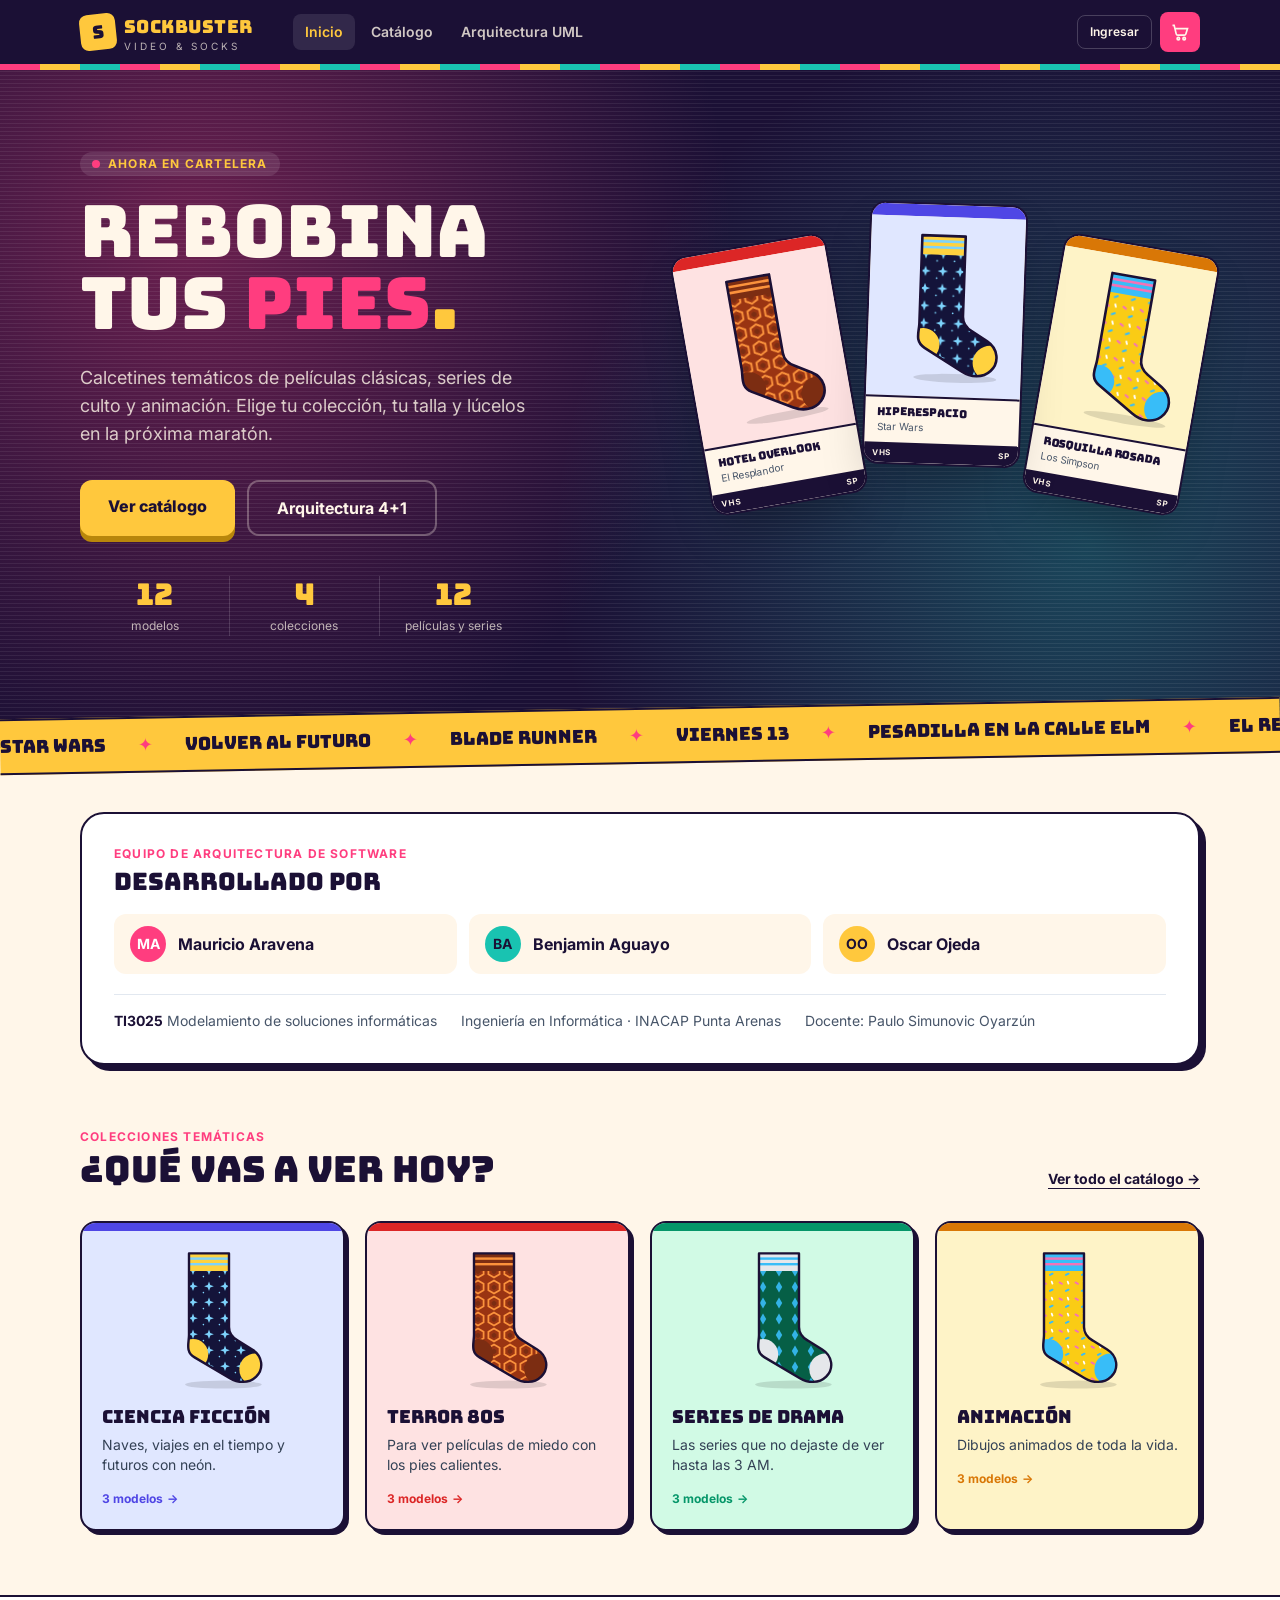
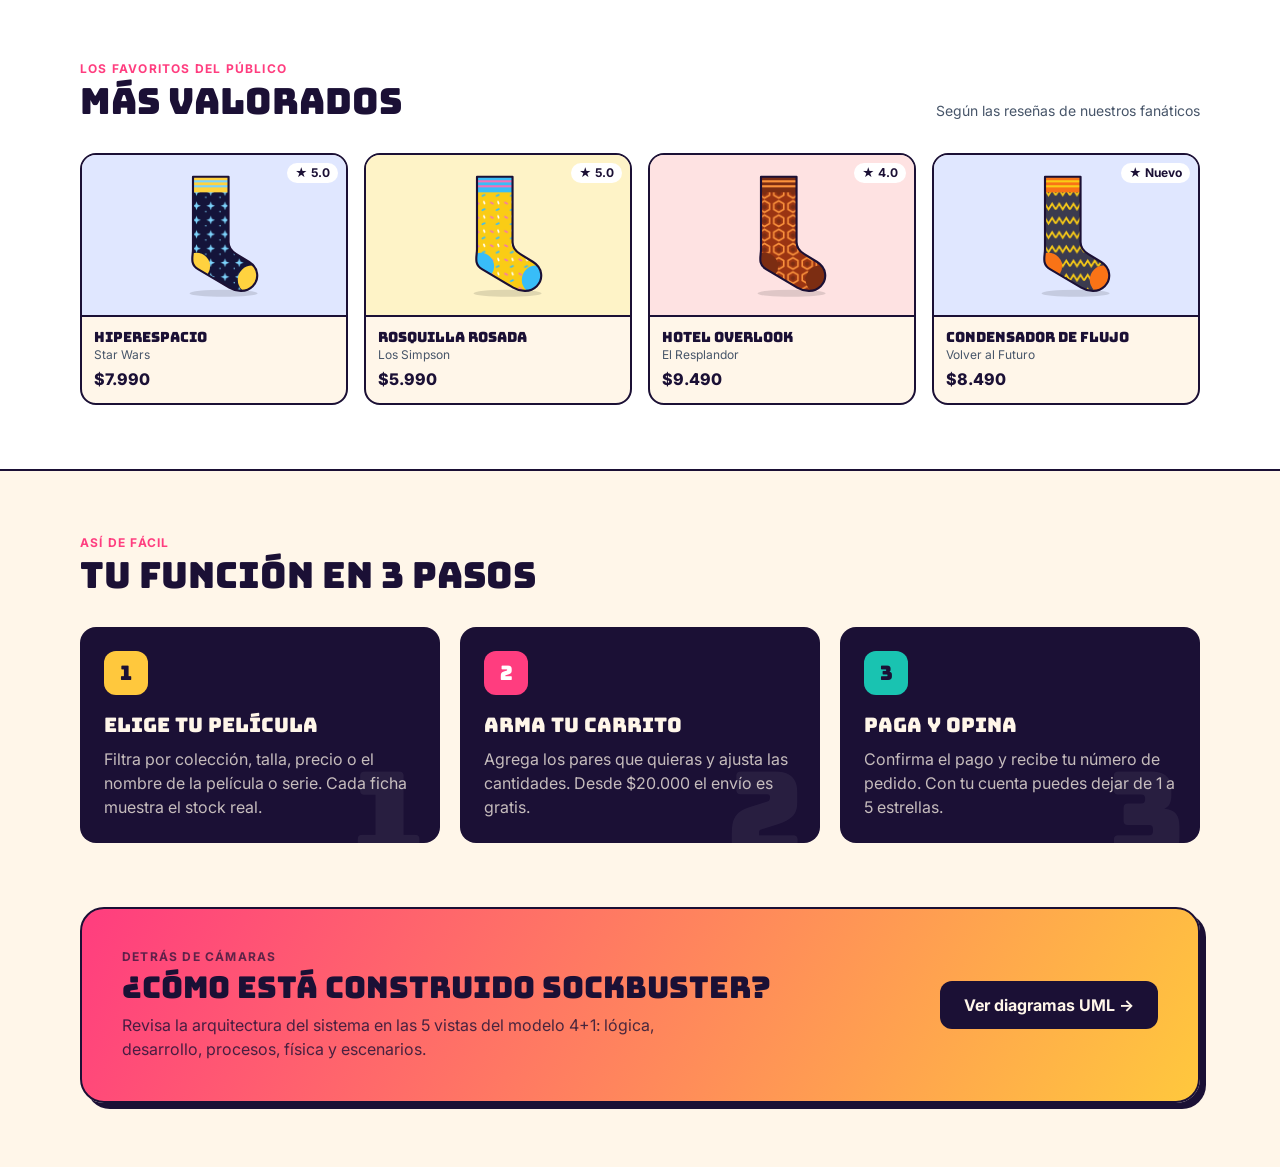
<file: index.html>
<!doctype html>
<html lang="es">
<head>
  <meta charset="utf-8">
  <meta name="viewport" content="width=device-width, initial-scale=1">
  <title>Sockbuster Video &amp; Socks</title>
  <meta name="description" content="Calcetines temáticos inspirados en películas clásicas, series de culto y cultura pop.">
  <link rel="preconnect" href="https://fonts.googleapis.com">
  <link rel="preconnect" href="https://fonts.gstatic.com" crossorigin>
  <link href="https://fonts.googleapis.com/css2?family=Bungee&family=Inter:wght@400;500;600;700;800&display=swap" rel="stylesheet">
  <link rel="stylesheet" href="css/estilos.css">
  <link rel="icon" href="img/favicon.svg" type="image/svg+xml">
</head>
<body class="bg-crema text-tinta font-sans antialiased">
  <header id="encabezado"></header>

  <main>
    <section class="relative overflow-hidden bg-tinta text-crema">
      <div class="absolute inset-0 bg-[radial-gradient(circle_at_15%_25%,rgba(255,61,127,.35)_0,transparent_45%),radial-gradient(circle_at_85%_70%,rgba(25,195,177,.3)_0,transparent_45%)]"></div>
      <div class="absolute inset-0 opacity-[.07] bg-[repeating-linear-gradient(0deg,#fff_0_1px,transparent_1px_4px)]"></div>
      <div class="relative max-w-6xl mx-auto px-4 pt-14 pb-24 md:pt-20 md:pb-28 grid md:grid-cols-[1.1fr_1fr] gap-12 items-center">
        <div>
          <p class="inline-flex items-center gap-2 px-3 py-1 rounded-full bg-white/10 text-amarillo text-xs font-bold uppercase tracking-widest">
            <span class="w-2 h-2 rounded-full bg-rosa animate-pulse"></span> Ahora en cartelera
          </p>
          <h1 class="font-display text-5xl sm:text-6xl md:text-7xl leading-[.95] mt-5">
            Rebobina<br>tus <span class="text-rosa">pies</span><span class="text-amarillo">.</span>
          </h1>
          <p class="mt-6 text-lg text-crema/80 max-w-md">
            Calcetines temáticos de películas clásicas, series de culto y animación.
            Elige tu colección, tu talla y lúcelos en la próxima maratón.
          </p>
          <div class="mt-8 flex flex-wrap gap-3">
            <a href="catalogo.html" class="px-7 py-3.5 rounded-xl bg-amarillo text-tinta font-extrabold shadow-[0_6px_0_#b8860b] hover:translate-y-0.5 hover:shadow-[0_4px_0_#b8860b] transition">Ver catálogo</a>
            <a href="diagramas.html" class="px-7 py-3.5 rounded-xl border-2 border-crema/30 font-bold hover:bg-white/10 transition">Arquitectura 4+1</a>
          </div>
          <dl id="cifras" class="mt-10 grid grid-cols-3 max-w-md divide-x divide-white/15 text-center"></dl>
        </div>

        <div class="relative h-[340px] sm:h-[380px]" aria-hidden="true">
          <div id="vitrina" class="absolute inset-0"></div>
        </div>
      </div>
    </section>

    <div class="relative -mt-10 z-10 -rotate-1 bg-amarillo border-y-2 border-tinta overflow-hidden" aria-hidden="true">
      <div class="cinta flex w-max gap-8 py-3 font-display text-tinta text-lg whitespace-nowrap"></div>
    </div>

    <section class="max-w-6xl mx-auto px-4 mt-12">
      <div class="rounded-3xl bg-white border-2 border-tinta shadow-[6px_6px_0_#1b1035] p-6 md:p-8">
        <div>
          <p class="text-xs font-bold uppercase tracking-widest text-rosa">Equipo de arquitectura de software</p>
          <h2 class="font-display text-2xl mt-1">Desarrollado por</h2>
          <ul class="mt-4 grid sm:grid-cols-3 gap-3">
            <li class="flex items-center gap-3 rounded-xl bg-crema px-4 py-3 font-bold"><span class="grid place-items-center w-9 h-9 rounded-full bg-rosa text-white text-sm">MA</span>Mauricio Aravena</li>
            <li class="flex items-center gap-3 rounded-xl bg-crema px-4 py-3 font-bold"><span class="grid place-items-center w-9 h-9 rounded-full bg-turquesa text-tinta text-sm">BA</span>Benjamin Aguayo</li>
            <li class="flex items-center gap-3 rounded-xl bg-crema px-4 py-3 font-bold"><span class="grid place-items-center w-9 h-9 rounded-full bg-amarillo text-tinta text-sm">OO</span>Oscar Ojeda</li>
          </ul>
        </div>
        <div class="mt-5 pt-4 border-t border-slate-200 flex flex-wrap gap-x-6 gap-y-1 text-sm text-slate-600">
          <p><b class="text-tinta">TI3025</b> Modelamiento de soluciones informáticas</p>
          <p>Ingeniería en Informática · INACAP Punta Arenas</p>
          <p>Docente: Paulo Simunovic Oyarzún</p>
        </div>
      </div>
    </section>

    <section class="max-w-6xl mx-auto px-4 py-16">
      <div class="flex items-end justify-between gap-4 flex-wrap">
        <div>
          <p class="text-xs font-bold uppercase tracking-widest text-rosa">Colecciones temáticas</p>
          <h2 class="font-display text-3xl md:text-4xl mt-1">¿Qué vas a ver hoy?</h2>
        </div>
        <a href="catalogo.html" class="text-sm font-bold underline underline-offset-4 hover:text-rosa">Ver todo el catálogo →</a>
      </div>
      <div id="colecciones" class="mt-8 grid sm:grid-cols-2 lg:grid-cols-4 gap-5"></div>
    </section>

    <section class="bg-white border-y-2 border-tinta">
      <div class="max-w-6xl mx-auto px-4 py-16">
        <div class="flex items-end justify-between gap-4 flex-wrap">
          <div>
            <p class="text-xs font-bold uppercase tracking-widest text-rosa">Los favoritos del público</p>
            <h2 class="font-display text-3xl md:text-4xl mt-1">Más valorados</h2>
          </div>
          <p class="text-sm text-slate-600">Según las reseñas de nuestros fanáticos</p>
        </div>
        <div id="valorados" class="mt-8 grid grid-cols-2 lg:grid-cols-4 gap-4"></div>
      </div>
    </section>

    <section class="max-w-6xl mx-auto px-4 py-16">
      <p class="text-xs font-bold uppercase tracking-widest text-rosa">Así de fácil</p>
      <h2 class="font-display text-3xl md:text-4xl mt-1">Tu función en 3 pasos</h2>
      <ol class="mt-8 grid md:grid-cols-3 gap-5">
        <li class="relative rounded-2xl bg-tinta text-crema p-6 overflow-hidden">
          <span class="absolute right-4 -bottom-8 font-display text-[120px] leading-none text-white/[.06]">1</span>
          <span class="inline-grid place-items-center w-11 h-11 rounded-xl bg-amarillo text-tinta font-display text-xl">1</span>
          <p class="font-display text-xl mt-4">Elige tu película</p>
          <p class="mt-2 text-crema/75">Filtra por colección, talla, precio o el nombre de la película o serie. Cada ficha muestra el stock real.</p>
        </li>
        <li class="relative rounded-2xl bg-tinta text-crema p-6 overflow-hidden">
          <span class="absolute right-4 -bottom-8 font-display text-[120px] leading-none text-white/[.06]">2</span>
          <span class="inline-grid place-items-center w-11 h-11 rounded-xl bg-rosa text-white font-display text-xl">2</span>
          <p class="font-display text-xl mt-4">Arma tu carrito</p>
          <p class="mt-2 text-crema/75">Agrega los pares que quieras y ajusta las cantidades. Desde $20.000 el envío es gratis.</p>
        </li>
        <li class="relative rounded-2xl bg-tinta text-crema p-6 overflow-hidden">
          <span class="absolute right-4 -bottom-8 font-display text-[120px] leading-none text-white/[.06]">3</span>
          <span class="inline-grid place-items-center w-11 h-11 rounded-xl bg-turquesa text-tinta font-display text-xl">3</span>
          <p class="font-display text-xl mt-4">Paga y opina</p>
          <p class="mt-2 text-crema/75">Confirma el pago y recibe tu número de pedido. Con tu cuenta puedes dejar de 1 a 5 estrellas.</p>
        </li>
      </ol>
    </section>

    <section class="max-w-6xl mx-auto px-4 pb-16">
      <a href="diagramas.html" class="group block rounded-3xl border-2 border-tinta bg-[linear-gradient(120deg,#ff3d7f,#ffc83d)] p-8 md:p-10 shadow-[6px_6px_0_#1b1035] hover:-translate-y-0.5 transition">
        <div class="grid md:grid-cols-[1fr_auto] gap-6 items-center">
          <div>
            <p class="text-xs font-bold uppercase tracking-widest text-tinta/70">Detrás de cámaras</p>
            <p class="font-display text-2xl md:text-3xl mt-1 text-tinta">¿Cómo está construido Sockbuster?</p>
            <p class="mt-2 text-tinta/80 max-w-xl">Revisa la arquitectura del sistema en las 5 vistas del modelo 4+1: lógica, desarrollo, procesos, física y escenarios.</p>
          </div>
          <span class="justify-self-start md:justify-self-end px-6 py-3 rounded-xl bg-tinta text-crema font-bold group-hover:bg-tinta/90">Ver diagramas UML →</span>
        </div>
      </a>
    </section>
  </main>

  <script src="js/modelo.js"></script>
  <script src="js/datos.js"></script>
  <script src="js/servicios.js"></script>
  <script src="js/gateway.js"></script>
  <script src="js/comun.js"></script>
  <script>
    renderEncabezado("inicio");

    (async () => {
      const [colecciones, catalogo, tematicas] = await Promise.all([
        ApiGateway.solicitar("GET", "/colecciones"),
        ApiGateway.solicitar("GET", "/catalogo", { orden: "valoracion" }),
        ApiGateway.solicitar("GET", "/tematicas"),
      ]);
      const productos = catalogo.data;

      document.getElementById("cifras").innerHTML = [
        [productos.length, "modelos"],
        [colecciones.data.length, "colecciones"],
        [tematicas.data.length, "películas y series"],
      ]
        .map(([n, t]) => `<div class="px-2"><dt class="sr-only">${t}</dt><dd><span class="block font-display text-3xl text-amarillo">${n}</span><span class="text-xs text-crema/70">${t}</span></dd></div>`)
        .join("");

      const vitrina = ["SB-TE-03", "SB-CF-01", "SB-AN-01"].map((sku) => productos.find((p) => p.sku === sku)).filter(Boolean);
      const posiciones = [
        "left-0 top-10 -rotate-[10deg]",
        "left-1/2 -translate-x-1/2 top-0 rotate-2 z-10",
        "right-0 top-10 rotate-[10deg]",
      ];
      document.getElementById("vitrina").innerHTML = vitrina
        .map((p, i) => {
          const color = colorColeccion(p.coleccionId);
          return `<div class="absolute ${posiciones[i]} w-[34%] max-w-[158px] rounded-2xl bg-crema text-tinta border-2 border-tinta shadow-2xl overflow-hidden">
            <div class="h-3" style="background:${color.fuerte}"></div>
            <div class="p-3" style="background:${color.fondo}">${calcetinSVG(p.foto, "w-full h-auto")}</div>
            <div class="px-3 py-2 border-t-2 border-tinta">
              <p class="font-display text-[11px] leading-tight">${escaparHTML(p.nombre)}</p>
              <p class="text-[10px] text-slate-600 truncate">${escaparHTML(p.tematica.titulo)}</p>
            </div>
            <div class="h-5 bg-tinta flex items-center justify-between px-2 text-[8px] font-bold tracking-widest text-crema"><span>VHS</span><span>SP</span></div>
          </div>`;
        })
        .join("");

      const titulos = tematicas.data.map((t) => `<span>${escaparHTML(t.titulo)}</span><span class="text-rosa">✦</span>`).join("");
      document.querySelector(".cinta").innerHTML = titulos + titulos;

      document.getElementById("colecciones").innerHTML = colecciones.data
        .map((col) => {
          const color = colorColeccion(col.id);
          const deLaColeccion = productos.filter((c) => c.coleccionId === col.id);
          const muestra = deLaColeccion[0];
          return `<a href="catalogo.html?coleccion=${col.id}" class="group relative rounded-2xl border-2 border-tinta p-5 pt-6 shadow-[4px_4px_0_#1b1035] hover:-translate-y-1 hover:shadow-[6px_8px_0_#1b1035] transition overflow-hidden" style="background:${color.fondo}">
            <span class="absolute inset-x-0 top-0 h-2" style="background:${color.fuerte}"></span>
            <div class="h-36 flex justify-center">${muestra ? calcetinSVG(muestra.foto, "h-full w-auto group-hover:-rotate-6 group-hover:scale-105 transition") : ""}</div>
            <p class="font-display text-lg mt-3">${escaparHTML(col.nombre)}</p>
            <p class="text-sm text-slate-700 mt-1">${escaparHTML(col.descripcion)}</p>
            <p class="text-xs font-bold mt-4 inline-flex items-center gap-1" style="color:${color.fuerte}">${deLaColeccion.length} modelos <span class="group-hover:translate-x-1 transition">→</span></p>
          </a>`;
        })
        .join("");

      document.getElementById("valorados").innerHTML = productos
        .filter((p) => p.totalResenas > 0 || p.stock > 0)
        .slice(0, 4)
        .map((p) => {
          const color = colorColeccion(p.coleccionId);
          return `<a href="catalogo.html?sku=${p.sku}" class="group rounded-2xl border-2 border-tinta bg-crema overflow-hidden hover:-translate-y-1 transition">
            <div class="relative h-40 grid place-items-center" style="background:${color.fondo}">
              ${calcetinSVG(p.foto, "h-32 w-auto group-hover:-rotate-6 transition")}
              <span class="absolute top-2 right-2 px-2 py-0.5 rounded-full bg-white text-xs font-bold">★ ${p.totalResenas ? p.promedio.toFixed(1) : "Nuevo"}</span>
            </div>
            <div class="p-3 border-t-2 border-tinta">
              <p class="font-display text-sm leading-tight">${escaparHTML(p.nombre)}</p>
              <p class="text-xs text-slate-600 truncate">${escaparHTML(p.tematica.titulo)}</p>
              <p class="font-extrabold mt-1">${formatoCLP(p.precio)}</p>
            </div>
          </a>`;
        })
        .join("");
    })();
  </script>
</body>
</html>
</file>
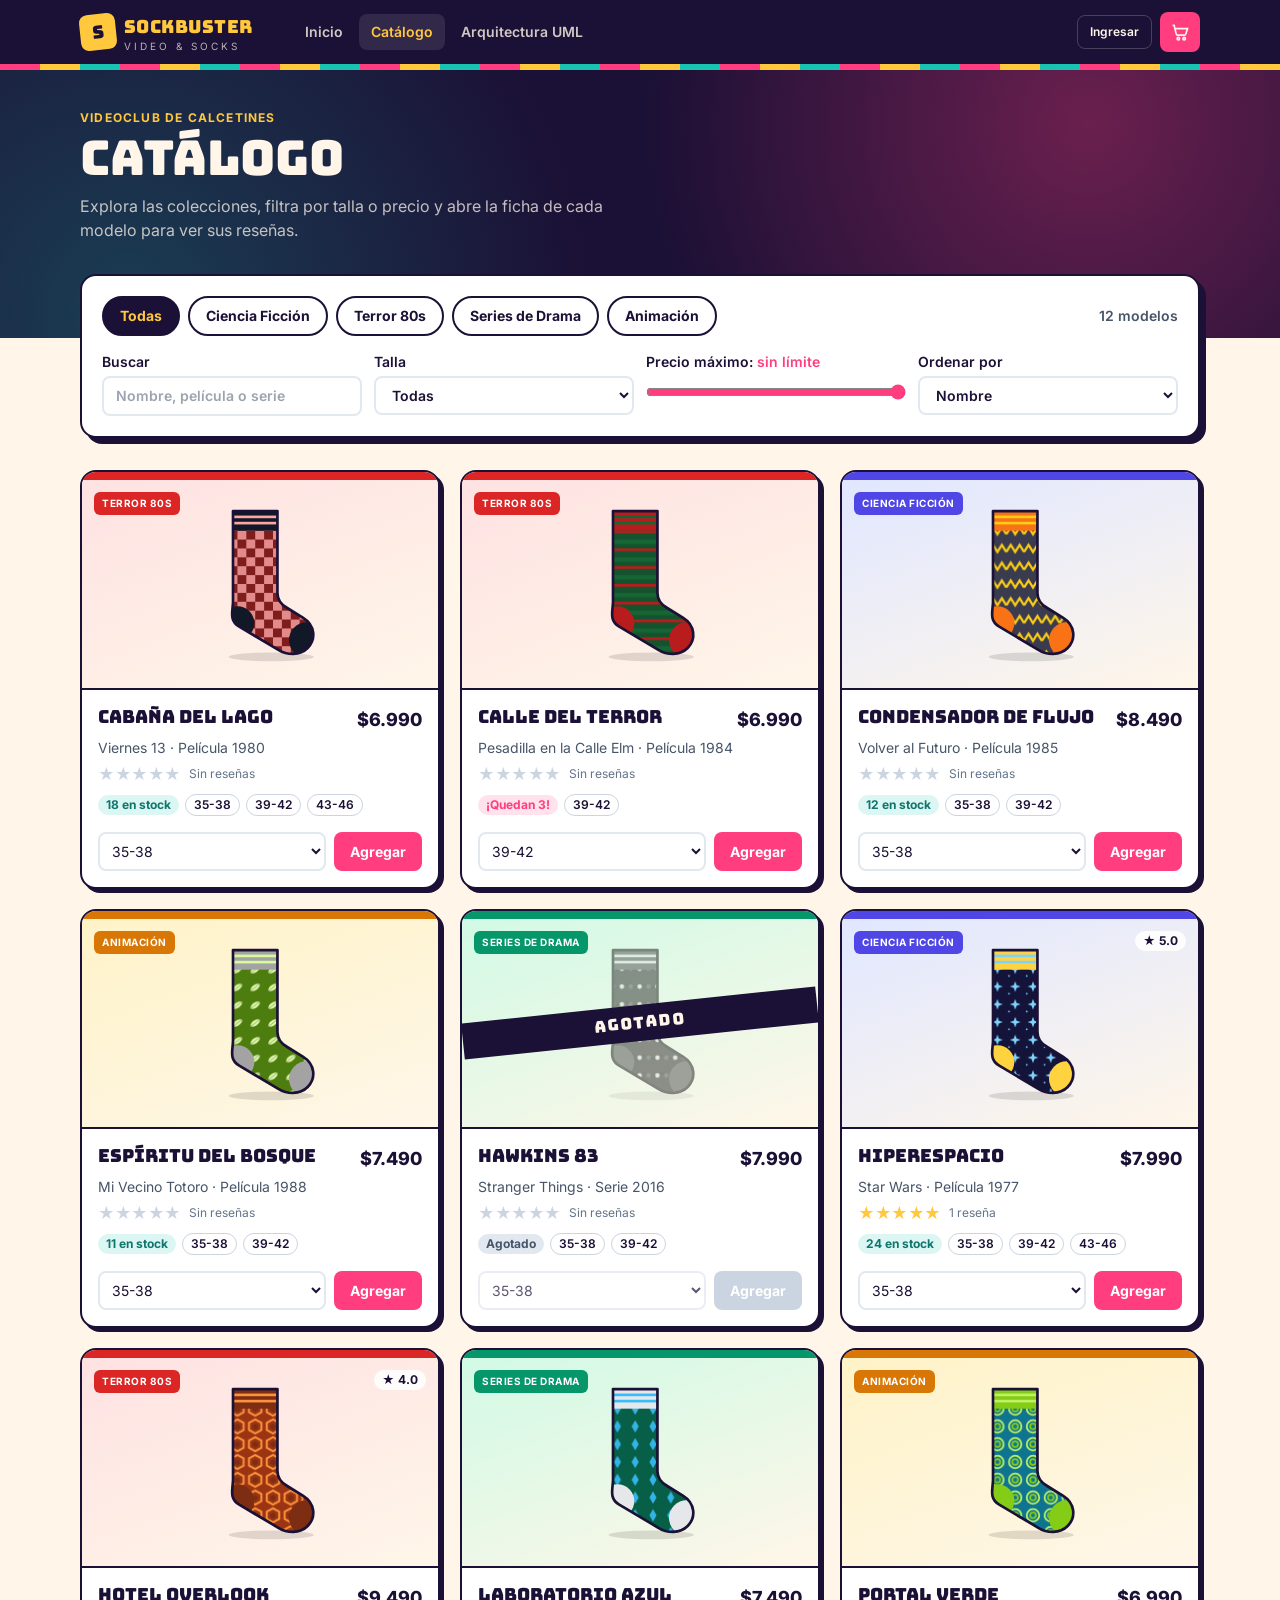
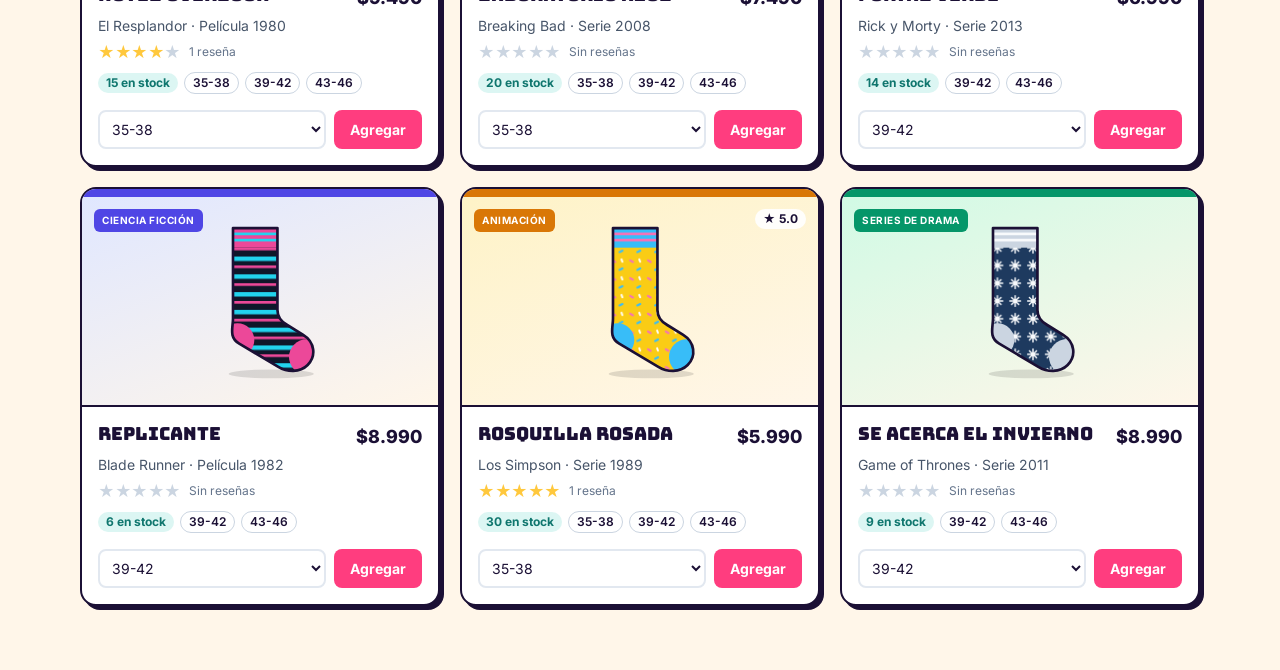
<file: catalogo.html>
<!doctype html>
<html lang="es">
<head>
  <meta charset="utf-8">
  <meta name="viewport" content="width=device-width, initial-scale=1">
  <title>Catálogo · Sockbuster</title>
  <link rel="preconnect" href="https://fonts.googleapis.com">
  <link rel="preconnect" href="https://fonts.gstatic.com" crossorigin>
  <link href="https://fonts.googleapis.com/css2?family=Bungee&family=Inter:wght@400;500;600;700;800&display=swap" rel="stylesheet">
  <link rel="stylesheet" href="css/estilos.css">
  <link rel="icon" href="img/favicon.svg" type="image/svg+xml">
</head>
<body class="bg-crema text-tinta font-sans antialiased">
  <header id="encabezado"></header>

  <section class="relative overflow-hidden bg-tinta text-crema">
    <div class="absolute inset-0 bg-[radial-gradient(circle_at_85%_20%,rgba(255,61,127,.35)_0,transparent_40%),radial-gradient(circle_at_10%_90%,rgba(25,195,177,.25)_0,transparent_40%)]"></div>
    <div class="relative max-w-6xl mx-auto px-4 pt-10 pb-24">
      <p class="text-xs font-bold uppercase tracking-widest text-amarillo">Videoclub de calcetines</p>
      <h1 class="font-display text-4xl md:text-5xl mt-2">Catálogo</h1>
      <p class="mt-3 max-w-xl text-crema/75">Explora las colecciones, filtra por talla o precio y abre la ficha de cada modelo para ver sus reseñas.</p>
    </div>
  </section>

  <main class="max-w-6xl mx-auto px-4 pb-16 -mt-16 relative">
    <section class="rounded-2xl bg-white border-2 border-tinta p-4 md:p-5 shadow-[6px_6px_0_#1b1035]" aria-label="Filtros">
      <div class="flex flex-wrap items-center justify-between gap-3">
        <div id="chips-colecciones" class="flex flex-wrap gap-2"></div>
        <div class="flex items-center gap-3">
          <p id="conteo" class="text-sm font-semibold text-slate-600" aria-live="polite"></p>
          <button id="btn-limpiar" class="hidden text-sm font-bold text-rosa underline underline-offset-4">Limpiar filtros</button>
        </div>
      </div>
      <div class="mt-4 grid gap-3 sm:grid-cols-2 lg:grid-cols-4">
        <label class="block text-sm font-semibold">Buscar
          <input id="filtro-texto" type="search" placeholder="Nombre, película o serie" class="mt-1 w-full rounded-lg border-2 border-slate-200 px-3 py-2 focus:border-tinta outline-none">
        </label>
        <label class="block text-sm font-semibold">Talla
          <select id="filtro-talla" class="mt-1 w-full rounded-lg border-2 border-slate-200 px-3 py-2 bg-white focus:border-tinta outline-none">
            <option value="">Todas</option>
            <option>35-38</option>
            <option>39-42</option>
            <option>43-46</option>
          </select>
        </label>
        <label class="block text-sm font-semibold">Precio máximo: <span id="valor-precio" class="text-rosa">sin límite</span>
          <input id="filtro-precio" type="range" min="5000" max="10000" step="500" value="10000" class="mt-3 w-full accent-rosa">
        </label>
        <label class="block text-sm font-semibold">Ordenar por
          <select id="filtro-orden" class="mt-1 w-full rounded-lg border-2 border-slate-200 px-3 py-2 bg-white focus:border-tinta outline-none">
            <option value="nombre">Nombre</option>
            <option value="precio-asc">Precio: menor a mayor</option>
            <option value="precio-desc">Precio: mayor a menor</option>
            <option value="valoracion">Mejor valorados</option>
          </select>
        </label>
      </div>
    </section>

    <section id="grilla" class="mt-8 grid gap-5 sm:grid-cols-2 lg:grid-cols-3" aria-label="Productos"></section>

    <section id="admin" class="hidden mt-14 scroll-mt-6" aria-label="Administración">
      <div class="flex flex-wrap items-end justify-between gap-3">
        <div>
          <p class="text-xs font-bold uppercase tracking-widest text-turquesa">Solo administrador · JWT rol ADMIN</p>
          <h2 class="font-display text-2xl mt-1">Inventario y temáticas</h2>
        </div>
        <button id="btn-restablecer" class="text-xs font-semibold px-3 py-2 rounded-lg border-2 border-tinta hover:bg-white">Restablecer datos de prueba</button>
      </div>

      <div class="mt-5 grid lg:grid-cols-[380px_1fr] gap-6 items-start">
        <form id="form-nuevo" class="rounded-2xl bg-white border-2 border-tinta p-5 space-y-3" novalidate>
          <p class="font-display text-lg">Nuevo modelo</p>
          <label class="block text-sm font-semibold">Nombre del modelo
            <input name="nombre" required class="mt-1 w-full rounded-lg border-2 border-slate-200 px-3 py-2 focus:border-tinta outline-none">
          </label>
          <label class="block text-sm font-semibold">Colección
            <select name="coleccionId" id="admin-coleccion" class="mt-1 w-full rounded-lg border-2 border-slate-200 px-3 py-2 bg-white"></select>
          </label>
          <label class="block text-sm font-semibold">Película o serie
            <select name="tematicaId" id="admin-tematica" class="mt-1 w-full rounded-lg border-2 border-slate-200 px-3 py-2 bg-white"></select>
          </label>
          <div id="nueva-tematica" class="hidden grid grid-cols-[1fr_auto_auto] gap-2">
            <input name="tituloTematica" placeholder="Título" class="rounded-lg border-2 border-slate-200 px-3 py-2 min-w-0">
            <select name="tipoTematica" class="rounded-lg border-2 border-slate-200 px-2 py-2 bg-white">
              <option>Película</option>
              <option>Serie</option>
            </select>
            <input name="anioTematica" type="number" placeholder="Año" class="w-20 rounded-lg border-2 border-slate-200 px-2 py-2">
          </div>
          <div class="grid grid-cols-2 gap-3">
            <label class="block text-sm font-semibold">Precio (CLP)
              <input name="precio" type="number" min="1000" step="10" class="mt-1 w-full rounded-lg border-2 border-slate-200 px-3 py-2">
            </label>
            <label class="block text-sm font-semibold">Stock
              <input name="stock" type="number" min="0" class="mt-1 w-full rounded-lg border-2 border-slate-200 px-3 py-2">
            </label>
          </div>
          <fieldset class="text-sm font-semibold">
            <legend>Tallas</legend>
            <div class="mt-1 flex gap-3">
              <label class="flex items-center gap-1 font-normal"><input type="checkbox" name="tallas" value="35-38" class="accent-rosa"> 35-38</label>
              <label class="flex items-center gap-1 font-normal"><input type="checkbox" name="tallas" value="39-42" class="accent-rosa" checked> 39-42</label>
              <label class="flex items-center gap-1 font-normal"><input type="checkbox" name="tallas" value="43-46" class="accent-rosa"> 43-46</label>
            </div>
          </fieldset>
          <div class="grid grid-cols-[1fr_auto] gap-3 items-end">
            <label class="block text-sm font-semibold">Diseño
              <select name="motivo" id="admin-motivo" class="mt-1 w-full rounded-lg border-2 border-slate-200 px-3 py-2 bg-white">
                <option value="rayas">Rayas</option>
                <option value="estrellas">Estrellas</option>
                <option value="rayos">Rayos</option>
                <option value="cuadros">Cuadros</option>
                <option value="hexagonos">Hexágonos</option>
                <option value="copos">Copos</option>
                <option value="puntos">Chispas</option>
                <option value="hojas">Hojas</option>
                <option value="espiral">Espiral</option>
              </select>
            </label>
            <div class="flex gap-1">
              <input type="color" name="colorBase" value="#1e293b" class="w-9 h-10 rounded border-2 border-slate-200" aria-label="Color base">
              <input type="color" name="colorFranja" value="#ff3d7f" class="w-9 h-10 rounded border-2 border-slate-200" aria-label="Color de franjas">
              <input type="color" name="colorAcento" value="#ffc83d" class="w-9 h-10 rounded border-2 border-slate-200" aria-label="Color del diseño">
            </div>
          </div>
          <div id="vista-previa" class="h-28 flex justify-center rounded-xl bg-crema"></div>
          <p id="error-nuevo" class="hidden text-sm font-semibold text-rosa" role="alert"></p>
          <button class="w-full py-3 rounded-xl bg-tinta text-crema font-bold hover:bg-tinta/90">Registrar modelo</button>
        </form>

        <div class="rounded-2xl bg-white border-2 border-tinta overflow-hidden">
          <div class="overflow-x-auto">
            <table class="w-full text-sm">
              <thead class="bg-tinta text-crema text-left">
                <tr>
                  <th class="px-3 py-2">Modelo</th>
                  <th class="px-3 py-2">Temática</th>
                  <th class="px-3 py-2 w-28">Precio</th>
                  <th class="px-3 py-2 w-24">Stock</th>
                  <th class="px-3 py-2"></th>
                </tr>
              </thead>
              <tbody id="tabla-inventario" class="divide-y divide-slate-100"></tbody>
            </table>
          </div>
        </div>
      </div>
    </section>
  </main>

  <dialog id="dlg-ficha" class="w-[min(100%-2rem,760px)] max-h-[90vh] rounded-2xl border-2 border-tinta p-0 backdrop:bg-tinta/60">
    <div id="ficha-contenido"></div>
  </dialog>

  <dialog id="dlg-carrito" class="ml-auto mr-0 h-full max-h-full w-full max-w-md m-0 border-0 p-0 backdrop:bg-tinta/60">
    <div class="h-full flex flex-col bg-crema">
      <div class="flex items-center justify-between px-5 py-4 bg-tinta text-crema">
        <p class="font-display text-lg">Tu carrito</p>
        <button data-cerrar class="w-9 h-9 rounded-lg hover:bg-white/10 text-xl" aria-label="Cerrar carrito">×</button>
      </div>
      <div id="carrito-cuerpo" class="flex-1 overflow-y-auto p-5"></div>
    </div>
  </dialog>

  <dialog id="dlg-ingresar" class="w-[min(100%-2rem,420px)] rounded-2xl border-2 border-tinta p-0 backdrop:bg-tinta/60">
    <div class="p-6">
      <div class="flex items-center justify-between">
        <p id="ingresar-titulo" class="font-display text-xl">Ingresar</p>
        <button data-cerrar class="w-9 h-9 rounded-lg hover:bg-slate-100 text-xl" aria-label="Cerrar">×</button>
      </div>
      <form id="form-ingresar" class="mt-4 space-y-3" novalidate>
        <label id="campo-nombre" class="hidden block text-sm font-semibold">Nombre completo
          <input name="nombre" autocomplete="name" class="mt-1 w-full rounded-lg border-2 border-slate-200 px-3 py-2 focus:border-tinta outline-none">
        </label>
        <label class="block text-sm font-semibold">Correo
          <input name="email" type="email" autocomplete="email" class="mt-1 w-full rounded-lg border-2 border-slate-200 px-3 py-2 focus:border-tinta outline-none">
        </label>
        <label class="block text-sm font-semibold">Contraseña
          <input name="password" type="password" autocomplete="current-password" class="mt-1 w-full rounded-lg border-2 border-slate-200 px-3 py-2 focus:border-tinta outline-none">
        </label>
        <p id="error-ingresar" class="hidden text-sm font-semibold text-rosa" role="alert"></p>
        <button class="w-full py-3 rounded-xl bg-rosa text-white font-bold hover:bg-rosa/90">Continuar</button>
      </form>
      <button id="btn-alternar-registro" class="mt-3 w-full text-sm font-semibold underline underline-offset-4">¿No tienes cuenta? Regístrate</button>
      <div class="mt-4 rounded-xl bg-crema p-3 text-xs text-slate-600">
        <p class="font-bold text-tinta">Cuentas de prueba</p>
        <p>Cliente: cliente@sockbuster.cl / cliente123</p>
        <p>Administrador: admin@sockbuster.cl / admin123</p>
      </div>
    </div>
  </dialog>

  <script src="js/modelo.js"></script>
  <script src="js/datos.js"></script>
  <script src="js/servicios.js"></script>
  <script src="js/gateway.js"></script>
  <script src="js/comun.js"></script>
  <script src="js/catalogo.js"></script>
</body>
</html>
</file>
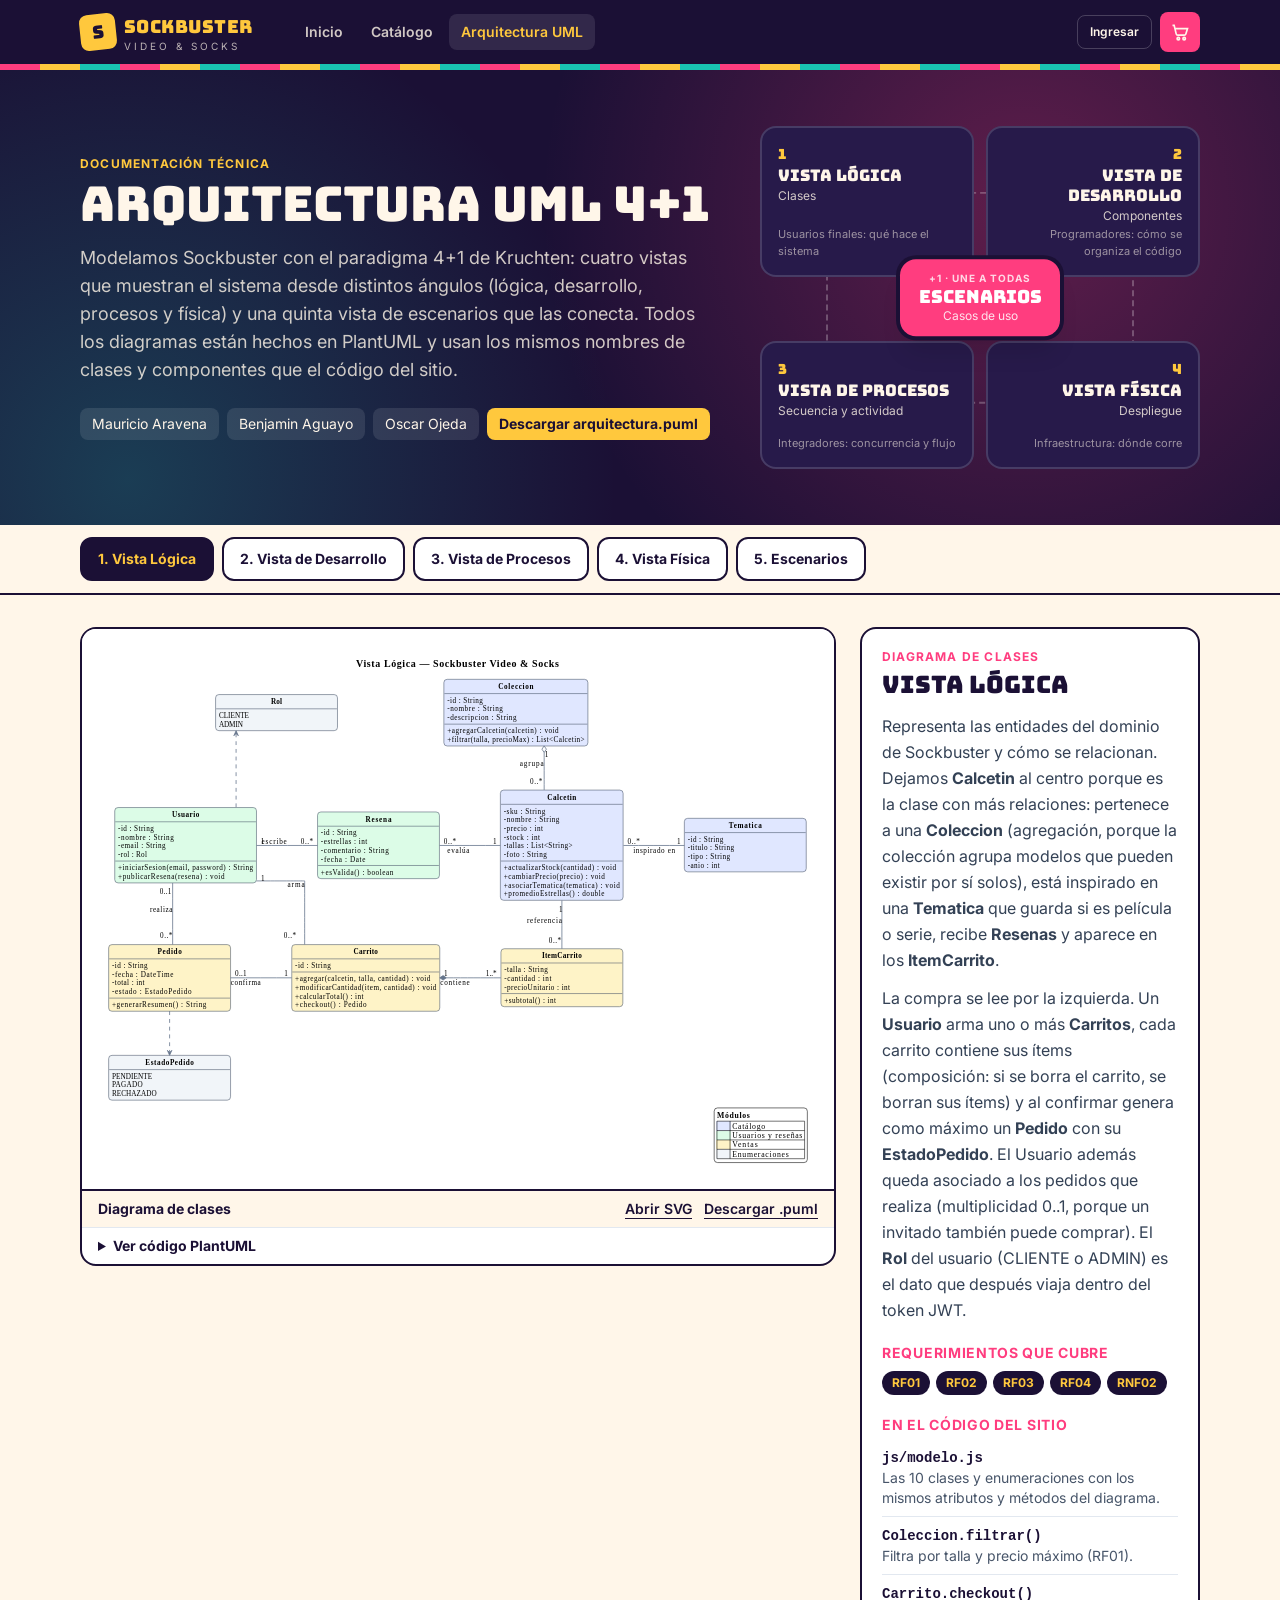
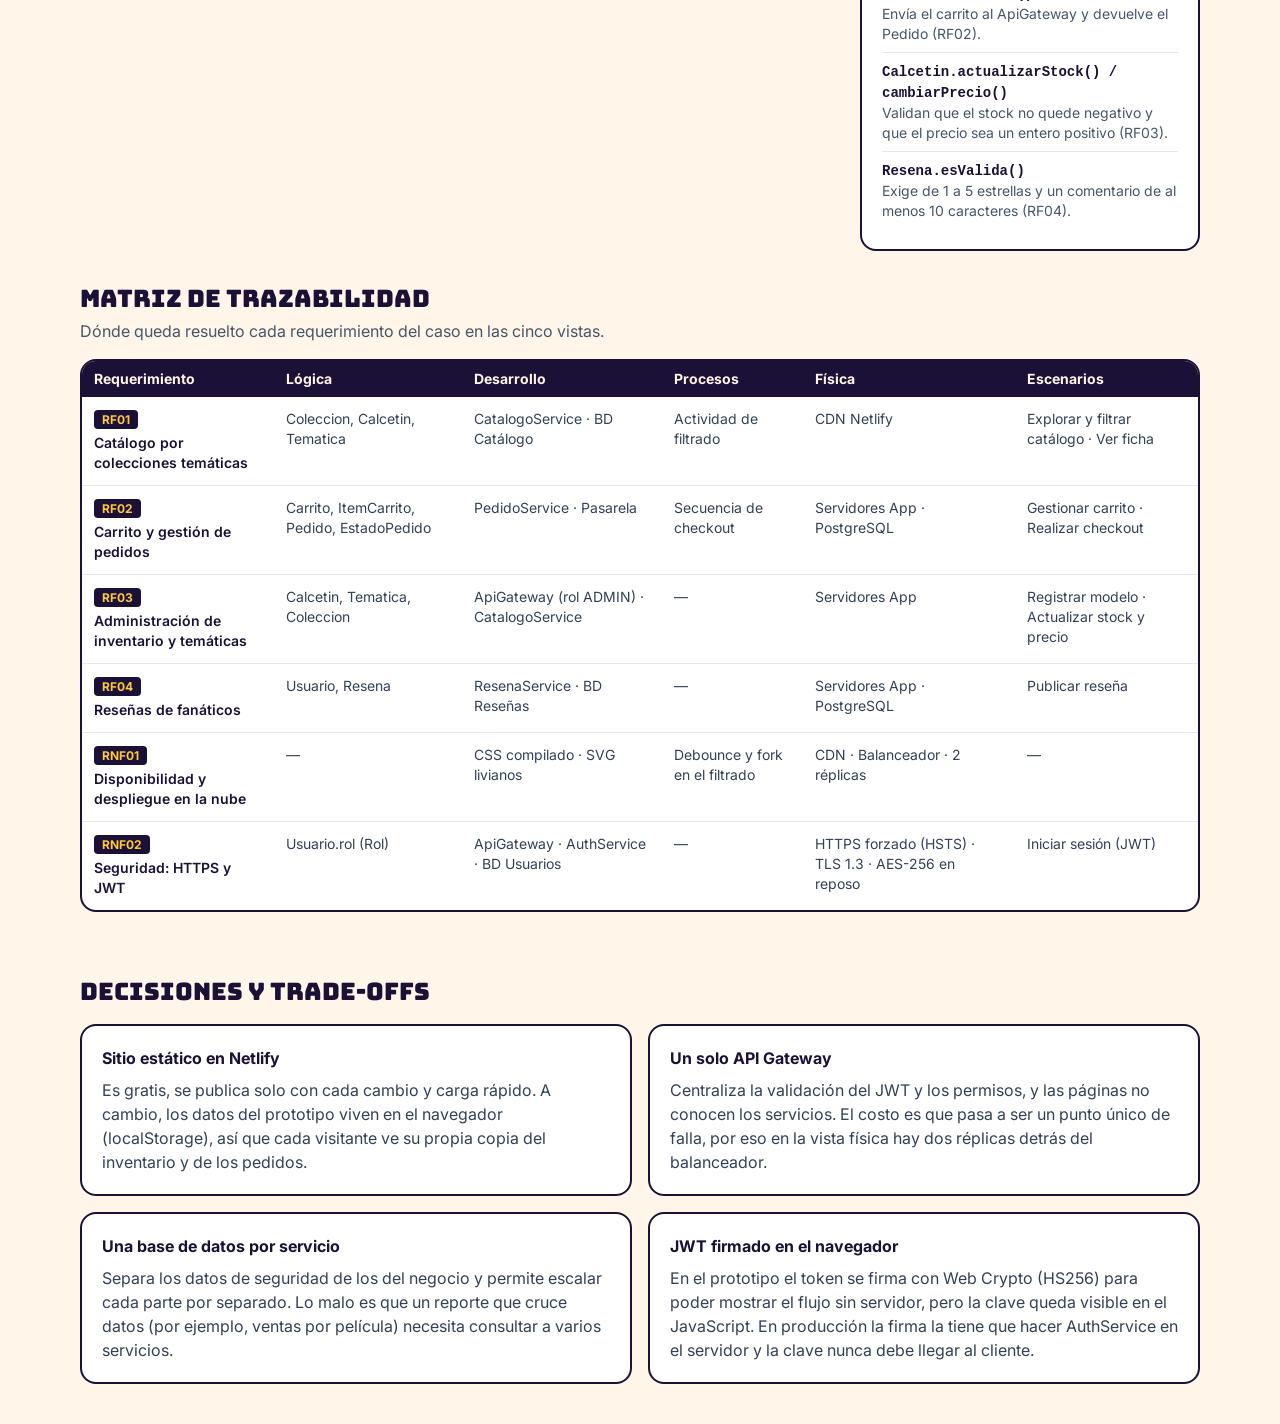
<file: diagramas.html>
<!doctype html>
<html lang="es">
<head>
  <meta charset="utf-8">
  <meta name="viewport" content="width=device-width, initial-scale=1">
  <title>Arquitectura UML 4+1 · Sockbuster</title>
  <link rel="preconnect" href="https://fonts.googleapis.com">
  <link rel="preconnect" href="https://fonts.gstatic.com" crossorigin>
  <link href="https://fonts.googleapis.com/css2?family=Bungee&family=Inter:wght@400;500;600;700;800&display=swap" rel="stylesheet">
  <link rel="stylesheet" href="css/estilos.css">
  <link rel="icon" href="img/favicon.svg" type="image/svg+xml">
</head>
<body class="bg-crema text-tinta font-sans antialiased">
  <header id="encabezado"></header>

  <main>
    <section class="relative overflow-hidden bg-tinta text-crema">
      <div class="absolute inset-0 bg-[radial-gradient(circle_at_80%_30%,rgba(255,61,127,.3)_0,transparent_45%),radial-gradient(circle_at_10%_90%,rgba(25,195,177,.25)_0,transparent_40%)]"></div>
      <div class="relative max-w-6xl mx-auto px-4 py-10 md:py-14 grid lg:grid-cols-[1fr_440px] gap-10 items-center">
      <div>
        <p class="text-xs font-bold uppercase tracking-widest text-amarillo">Documentación técnica</p>
        <h1 class="font-display text-3xl md:text-5xl mt-2">Arquitectura UML 4+1</h1>
        <p class="mt-4 max-w-3xl text-crema/80 text-lg">Modelamos Sockbuster con el paradigma 4+1 de Kruchten: cuatro vistas que muestran el sistema desde distintos ángulos (lógica, desarrollo, procesos y física) y una quinta vista de escenarios que las conecta. Todos los diagramas están hechos en PlantUML y usan los mismos nombres de clases y componentes que el código del sitio.</p>
        <div class="mt-6 flex flex-wrap gap-2 text-sm">
          <span class="px-3 py-1.5 rounded-lg bg-white/10">Mauricio Aravena</span>
          <span class="px-3 py-1.5 rounded-lg bg-white/10">Benjamin Aguayo</span>
          <span class="px-3 py-1.5 rounded-lg bg-white/10">Oscar Ojeda</span>
          <a href="arquitectura.puml" download class="px-3 py-1.5 rounded-lg bg-amarillo text-tinta font-bold">Descargar arquitectura.puml</a>
        </div>
      </div>
      <div class="relative grid grid-cols-2 gap-x-3 gap-y-16" aria-label="Mapa del modelo 4+1">
        <div class="absolute left-1/2 top-1/2 -translate-x-1/2 -translate-y-1/2 w-[70%] h-[62%] border-2 border-dashed border-white/25 rounded-3xl" aria-hidden="true"></div>
        <button data-ir="logica" class="flex flex-col text-left items-start gap-0.5 min-h-[128px] relative rounded-2xl bg-[#271a4a] border-2 border-white/15 p-4 hover:bg-[#32235c] hover:border-amarillo transition">
          <span class="font-display text-amarillo text-sm">1</span>
          <span class="font-display text-base leading-tight">Vista Lógica</span>
          <span class="text-xs text-crema/80">Clases</span>
          <span class="text-[11px] text-crema/55 mt-auto">Usuarios finales: qué hace el sistema</span>
        </button><button data-ir="desarrollo" class="flex flex-col text-right items-end gap-0.5 min-h-[128px] relative rounded-2xl bg-[#271a4a] border-2 border-white/15 p-4 hover:bg-[#32235c] hover:border-amarillo transition">
          <span class="font-display text-amarillo text-sm">2</span>
          <span class="font-display text-base leading-tight">Vista de Desarrollo</span>
          <span class="text-xs text-crema/80">Componentes</span>
          <span class="text-[11px] text-crema/55 mt-auto">Programadores: cómo se organiza el código</span>
        </button><button data-ir="procesos" class="flex flex-col text-left items-start gap-0.5 min-h-[128px] relative rounded-2xl bg-[#271a4a] border-2 border-white/15 p-4 hover:bg-[#32235c] hover:border-amarillo transition">
          <span class="font-display text-amarillo text-sm">3</span>
          <span class="font-display text-base leading-tight">Vista de Procesos</span>
          <span class="text-xs text-crema/80">Secuencia y actividad</span>
          <span class="text-[11px] text-crema/55 mt-auto">Integradores: concurrencia y flujo</span>
        </button><button data-ir="fisica" class="flex flex-col text-right items-end gap-0.5 min-h-[128px] relative rounded-2xl bg-[#271a4a] border-2 border-white/15 p-4 hover:bg-[#32235c] hover:border-amarillo transition">
          <span class="font-display text-amarillo text-sm">4</span>
          <span class="font-display text-base leading-tight">Vista Física</span>
          <span class="text-xs text-crema/80">Despliegue</span>
          <span class="text-[11px] text-crema/55 mt-auto">Infraestructura: dónde corre</span>
        </button>
        <button data-ir="escenarios" class="absolute left-1/2 top-1/2 -translate-x-1/2 -translate-y-1/2 z-10 w-40 rounded-2xl bg-rosa text-white p-3 text-center shadow-xl ring-4 ring-tinta hover:scale-105 transition">
          <span class="block text-[10px] font-bold uppercase tracking-widest text-white/80">+1 · Une a todas</span>
          <span class="block font-display text-lg leading-tight">Escenarios</span>
          <span class="block text-xs text-white/85">Casos de uso</span>
        </button>
      </div>
      </div>
    </section>

    <div class="sticky top-0 z-30 bg-crema/95 backdrop-blur border-b-2 border-tinta">
      <div role="tablist" aria-label="Vistas del paradigma 4+1" class="max-w-6xl mx-auto px-4 py-3 flex gap-2 overflow-x-auto"><button id="tab-logica" role="tab" data-tab="logica" aria-controls="panel-logica" aria-selected="true" class="tab shrink-0 px-4 py-2.5 rounded-xl text-sm font-bold border-2 border-tinta">1. Vista Lógica</button><button id="tab-desarrollo" role="tab" data-tab="desarrollo" aria-controls="panel-desarrollo" aria-selected="false" class="tab shrink-0 px-4 py-2.5 rounded-xl text-sm font-bold border-2 border-tinta">2. Vista de Desarrollo</button><button id="tab-procesos" role="tab" data-tab="procesos" aria-controls="panel-procesos" aria-selected="false" class="tab shrink-0 px-4 py-2.5 rounded-xl text-sm font-bold border-2 border-tinta">3. Vista de Procesos</button><button id="tab-fisica" role="tab" data-tab="fisica" aria-controls="panel-fisica" aria-selected="false" class="tab shrink-0 px-4 py-2.5 rounded-xl text-sm font-bold border-2 border-tinta">4. Vista Física</button><button id="tab-escenarios" role="tab" data-tab="escenarios" aria-controls="panel-escenarios" aria-selected="false" class="tab shrink-0 px-4 py-2.5 rounded-xl text-sm font-bold border-2 border-tinta">5. Escenarios</button></div>
    </div>

    <div class="max-w-6xl mx-auto px-4 py-8">
    <section id="panel-logica" role="tabpanel" aria-labelledby="tab-logica" data-panel="logica" class="vista">
      <div class="grid lg:grid-cols-[1fr_340px] gap-6 items-start">
        <div class="space-y-6 min-w-0">
        <figure class="rounded-2xl bg-white border-2 border-tinta overflow-hidden">
          <button type="button" data-ampliar="diagramas/clases.svg" data-titulo="Diagrama de clases" class="block w-full bg-white p-3 md:p-5 cursor-zoom-in" aria-label="Ampliar Diagrama de clases">
            <img src="diagramas/clases.svg" alt="Diagrama de clases de Sockbuster" class="mx-auto max-h-[640px] w-auto" loading="lazy">
          </button>
          <figcaption class="flex flex-wrap items-center justify-between gap-2 border-t-2 border-tinta bg-crema px-4 py-2 text-sm">
            <span class="font-bold">Diagrama de clases</span>
            <span class="flex gap-3">
              <a href="diagramas/clases.svg" target="_blank" rel="noopener" class="font-semibold underline underline-offset-4">Abrir SVG</a>
              <a href="diagramas/clases.puml" download class="font-semibold underline underline-offset-4">Descargar .puml</a>
            </span>
          </figcaption>
          <details class="border-t border-slate-200">
            <summary class="cursor-pointer px-4 py-2 text-sm font-bold hover:bg-crema">Ver código PlantUML</summary>
            <pre class="max-h-96 overflow-auto bg-tinta text-crema text-xs leading-relaxed p-4"><code>@startuml clases
!theme plain
skinparam defaultFontName &quot;Segoe UI&quot;
skinparam defaultFontSize 13
skinparam shadowing false
skinparam roundCorner 12
skinparam linetype ortho
skinparam nodesep 110
skinparam ranksep 80
skinparam ArrowColor #64748B
skinparam ArrowThickness 1.4
skinparam titleFontSize 18
skinparam classAttributeIconSize 0
skinparam classFontStyle bold
skinparam minClassWidth 220
skinparam classBorderColor #475569
hide empty members
hide circle

title Vista Lógica — Sockbuster Video &amp; Socks

enum Rol #F1F5F9 {
  CLIENTE
  ADMIN
}
class Coleccion #E0E7FF {
  - id : String
  - nombre : String
  - descripcion : String
  --
  + agregarCalcetin(calcetin) : void
  + filtrar(talla, precioMax) : List&lt;Calcetin&gt;
}

class Usuario #DCFCE7 {
  - id : String
  - nombre : String
  - email : String
  - rol : Rol
  --
  + iniciarSesion(email, password) : String
  + publicarResena(resena) : void
}
class Resena #DCFCE7 {
  - id : String
  - estrellas : int
  - comentario : String
  - fecha : Date
  --
  + esValida() : boolean
}
class Calcetin #E0E7FF {
  - sku : String
  - nombre : String
  - precio : int
  - stock : int
  - tallas : List&lt;String&gt;
  - foto : String
  --
  + actualizarStock(cantidad) : void
  + cambiarPrecio(precio) : void
  + asociarTematica(tematica) : void
  + promedioEstrellas() : double
}
class Tematica #E0E7FF {
  - id : String
  - titulo : String
  - tipo : String
  - anio : int
}

class Carrito #FEF3C7 {
  - id : String
  --
  + agregar(calcetin, talla, cantidad) : void
  + modificarCantidad(item, cantidad) : void
  + calcularTotal() : int
  + checkout() : Pedido
}
class ItemCarrito #FEF3C7 {
  - talla : String
  - cantidad : int
  - precioUnitario : int
  --
  + subtotal() : int
}

class Pedido #FEF3C7 {
  - id : String
  - fecha : DateTime
  - total : int
  - estado : EstadoPedido
  --
  + generarResumen() : String
}
enum EstadoPedido #F1F5F9 {
  PENDIENTE
  PAGADO
  RECHAZADO
}

Rol -[hidden]right- Coleccion
Rol &lt;.. Usuario

Coleccion &quot;1&quot; o-down- &quot;0..*&quot; Calcetin : agrupa

Usuario &quot;1&quot; -right- &quot;0..*&quot; Resena : escribe
Resena &quot;0..*&quot; -right- &quot;1&quot; Calcetin : evalúa
Calcetin &quot;0..*&quot; -right- &quot;1&quot; Tematica : inspirado en

Usuario &quot;1&quot; -down- &quot;0..*&quot; Carrito : arma
Calcetin &quot;1&quot; -down- &quot;0..*&quot; ItemCarrito : referencia
Carrito &quot;1&quot; *-right- &quot;1..*&quot; ItemCarrito : contiene

Usuario &quot;0..1&quot; -down- &quot;0..*&quot; Pedido : realiza
Pedido &quot;0..1&quot; -right- &quot;1&quot; Carrito : confirma
Pedido ..&gt; EstadoPedido

legend bottom right
  &lt;b&gt;Módulos&lt;/b&gt;
  |&lt;back:#E0E7FF&gt;      &lt;/back&gt;| Catálogo |
  |&lt;back:#DCFCE7&gt;      &lt;/back&gt;| Usuarios y reseñas |
  |&lt;back:#FEF3C7&gt;      &lt;/back&gt;| Ventas |
  |&lt;back:#F1F5F9&gt;      &lt;/back&gt;| Enumeraciones |
endlegend
@enduml
</code></pre>
          </details>
        </figure></div>
        <aside class="rounded-2xl bg-white border-2 border-tinta p-5 lg:sticky lg:top-24">
          <p class="text-xs font-bold uppercase tracking-widest text-rosa">Diagrama de Clases</p>
          <h2 class="font-display text-2xl mt-1">Vista Lógica</h2>
          <p class="mt-3 text-slate-700 leading-relaxed">Representa las entidades del dominio de Sockbuster y cómo se relacionan. Dejamos <b>Calcetin</b> al centro porque es la clase con más relaciones: pertenece a una <b>Coleccion</b> (agregación, porque la colección agrupa modelos que pueden existir por sí solos), está inspirado en una <b>Tematica</b> que guarda si es película o serie, recibe <b>Resenas</b> y aparece en los <b>ItemCarrito</b>.</p><p class="mt-3 text-slate-700 leading-relaxed">La compra se lee por la izquierda. Un <b>Usuario</b> arma uno o más <b>Carritos</b>, cada carrito contiene sus ítems (composición: si se borra el carrito, se borran sus ítems) y al confirmar genera como máximo un <b>Pedido</b> con su <b>EstadoPedido</b>. El Usuario además queda asociado a los pedidos que realiza (multiplicidad 0..1, porque un invitado también puede comprar). El <b>Rol</b> del usuario (CLIENTE o ADMIN) es el dato que después viaja dentro del token JWT.</p>
          <p class="mt-5 font-bold text-sm uppercase tracking-wider text-rosa">Requerimientos que cubre</p>
          <div class="mt-2 flex flex-wrap gap-1.5"><span class="px-2.5 py-1 rounded-full bg-tinta text-amarillo text-xs font-bold">RF01</span><span class="px-2.5 py-1 rounded-full bg-tinta text-amarillo text-xs font-bold">RF02</span><span class="px-2.5 py-1 rounded-full bg-tinta text-amarillo text-xs font-bold">RF03</span><span class="px-2.5 py-1 rounded-full bg-tinta text-amarillo text-xs font-bold">RF04</span><span class="px-2.5 py-1 rounded-full bg-tinta text-amarillo text-xs font-bold">RNF02</span></div>
          <div class="mt-5"><p class="font-bold text-sm uppercase tracking-wider text-rosa">En el código del sitio</p><ul class="mt-1 divide-y divide-slate-200 text-sm"><li class="py-2"><code class="font-bold text-tinta">js/modelo.js</code><span class="block text-slate-600">Las 10 clases y enumeraciones con los mismos atributos y métodos del diagrama.</span></li><li class="py-2"><code class="font-bold text-tinta">Coleccion.filtrar()</code><span class="block text-slate-600">Filtra por talla y precio máximo (RF01).</span></li><li class="py-2"><code class="font-bold text-tinta">Carrito.checkout()</code><span class="block text-slate-600">Envía el carrito al ApiGateway y devuelve el Pedido (RF02).</span></li><li class="py-2"><code class="font-bold text-tinta">Calcetin.actualizarStock() / cambiarPrecio()</code><span class="block text-slate-600">Validan que el stock no quede negativo y que el precio sea un entero positivo (RF03).</span></li><li class="py-2"><code class="font-bold text-tinta">Resena.esValida()</code><span class="block text-slate-600">Exige de 1 a 5 estrellas y un comentario de al menos 10 caracteres (RF04).</span></li></ul></div>
        </aside>
      </div>
      
    </section>
    <section id="panel-desarrollo" role="tabpanel" aria-labelledby="tab-desarrollo" data-panel="desarrollo" class="vista hidden">
      <div class="grid lg:grid-cols-[1fr_340px] gap-6 items-start">
        <div class="space-y-6 min-w-0">
        <figure class="rounded-2xl bg-white border-2 border-tinta overflow-hidden">
          <button type="button" data-ampliar="diagramas/componentes.svg" data-titulo="Diagrama de componentes" class="block w-full bg-white p-3 md:p-5 cursor-zoom-in" aria-label="Ampliar Diagrama de componentes">
            <img src="diagramas/componentes.svg" alt="Diagrama de componentes de Sockbuster" class="mx-auto max-h-[640px] w-auto" loading="lazy">
          </button>
          <figcaption class="flex flex-wrap items-center justify-between gap-2 border-t-2 border-tinta bg-crema px-4 py-2 text-sm">
            <span class="font-bold">Diagrama de componentes</span>
            <span class="flex gap-3">
              <a href="diagramas/componentes.svg" target="_blank" rel="noopener" class="font-semibold underline underline-offset-4">Abrir SVG</a>
              <a href="diagramas/componentes.puml" download class="font-semibold underline underline-offset-4">Descargar .puml</a>
            </span>
          </figcaption>
          <details class="border-t border-slate-200">
            <summary class="cursor-pointer px-4 py-2 text-sm font-bold hover:bg-crema">Ver código PlantUML</summary>
            <pre class="max-h-96 overflow-auto bg-tinta text-crema text-xs leading-relaxed p-4"><code>@startuml componentes
!theme plain
skinparam defaultFontName &quot;Segoe UI&quot;
skinparam defaultFontSize 13
skinparam shadowing false
skinparam roundCorner 12
skinparam linetype ortho
skinparam nodesep 45
skinparam ranksep 70
skinparam ArrowColor #64748B
skinparam ArrowThickness 1.4
skinparam titleFontSize 18
skinparam packageBackgroundColor #F8FAFC
skinparam packageBorderColor #CBD5E1
skinparam componentBackgroundColor #EEF2FF
skinparam componentBorderColor #4F46E5
skinparam databaseBackgroundColor #DCFCE7
skinparam databaseBorderColor #16A34A
skinparam cloudBackgroundColor #FFF7ED
skinparam cloudBorderColor #EA580C
skinparam noteBackgroundColor #FEFCE8
skinparam noteBorderColor #CA8A04
skinparam componentStereotypeFontSize 11

title Vista de Desarrollo — Sockbuster Video &amp; Socks

package &quot;Presentación (HTML5 · JavaScript)&quot; {
  [Inicio\nindex.html] as Inicio
  [Catálogo y Carrito\ncatalogo.html] as Catalogo
  [Panel Admin\ncatalogo.html#admin] as Panel
  [Tailwind CSS 3\nestilos.css] &lt;&lt;librería&gt;&gt; as TW #FEF3C7
}

[ApiGateway\ngateway.js] as GW #FCE7F3
note right of GW
  Punto único de entrada
  HTTPS · verifica JWT (HS256)
  Rol ADMIN para RF03
end note

package &quot;Servicios (servicios.js)&quot; {
  [AuthService] as Auth
  [CatalogoService] as Cat
  [ResenaService] as Res
  [PedidoService] as Ped
}

package &quot;Librería&quot; {
  [Web Crypto API\nHMAC SHA-256] &lt;&lt;librería&gt;&gt; as WC #FEF3C7
}
package &quot;Datos (datos.js · localStorage)&quot; {
  database &quot;BD Usuarios&quot; as DBU
  database &quot;BD Catálogo&quot; as DBC
  database &quot;BD Reseñas&quot; as DBR
  database &quot;BD Pedidos&quot; as DBP
}
cloud &quot;Externos&quot; {
  [Pasarela de Pago\n(simulada)] as PG
}

Inicio -[hidden]right- Catalogo
Catalogo -[hidden]right- Panel
Panel -[hidden]right- TW
Catalogo ..&gt; GW
Panel ..&gt; GW

Auth -[hidden]right- Cat
Cat -[hidden]right- Res
Res -[hidden]right- Ped
WC -[hidden]right- DBU
DBU -[hidden]right- DBC
DBC -[hidden]right- DBR
DBR -[hidden]right- DBP

GW ..&gt; Auth
GW ..&gt; Cat
GW ..&gt; Res
GW ..&gt; Ped

Auth ..&gt; WC
Auth ..&gt; DBU
Cat ..&gt; DBC
Res ..&gt; DBR
Ped ..&gt; DBP
Ped ..&gt; PG
@enduml
</code></pre>
          </details>
        </figure></div>
        <aside class="rounded-2xl bg-white border-2 border-tinta p-5 lg:sticky lg:top-24">
          <p class="text-xs font-bold uppercase tracking-widest text-rosa">Diagrama de Componentes</p>
          <h2 class="font-display text-2xl mt-1">Vista de Desarrollo</h2>
          <p class="mt-3 text-slate-700 leading-relaxed">Muestra cómo está organizado el código en capas, junto con las librerías que usa. Arriba están las páginas, hechas con HTML5 y JavaScript sin frameworks, y la librería <b>Tailwind CSS 3</b>, que se compila a un solo archivo de estilos. Todas las llamadas pasan por el <b>ApiGateway</b>, que es el único punto de entrada: busca la ruta, valida la firma y el vencimiento del JWT y, si la ruta es de administración, exige el rol ADMIN (si no, responde 401 o 403).</p><p class="mt-3 text-slate-700 leading-relaxed">Debajo hay un servicio por cada área del negocio y cada uno usa solo su propia colección de datos (patrón <i>base de datos por servicio</i>). Así AuthService no comparte los datos de usuarios con el catálogo, lo que ayuda al RNF02. AuthService firma y verifica los tokens con la librería <b>Web Crypto API</b> del navegador (HMAC SHA-256). En el prototipo las bases son arreglos de <code>datos.js</code> guardados en localStorage y la pasarela de pago es simulada. Como las páginas solo conocen el gateway, cada servicio podría pasar a un servidor real sin cambiar el HTML.</p>
          <p class="mt-5 font-bold text-sm uppercase tracking-wider text-rosa">Requerimientos que cubre</p>
          <div class="mt-2 flex flex-wrap gap-1.5"><span class="px-2.5 py-1 rounded-full bg-tinta text-amarillo text-xs font-bold">RF01</span><span class="px-2.5 py-1 rounded-full bg-tinta text-amarillo text-xs font-bold">RF02</span><span class="px-2.5 py-1 rounded-full bg-tinta text-amarillo text-xs font-bold">RF03</span><span class="px-2.5 py-1 rounded-full bg-tinta text-amarillo text-xs font-bold">RF04</span><span class="px-2.5 py-1 rounded-full bg-tinta text-amarillo text-xs font-bold">RNF01</span><span class="px-2.5 py-1 rounded-full bg-tinta text-amarillo text-xs font-bold">RNF02</span></div>
          <div class="mt-5"><p class="font-bold text-sm uppercase tracking-wider text-rosa">En el código del sitio</p><ul class="mt-1 divide-y divide-slate-200 text-sm"><li class="py-2"><code class="font-bold text-tinta">index.html · catalogo.html · diagramas.html</code><span class="block text-slate-600">Capa de presentación. El panel de administración está en catalogo.html#admin y solo aparece con rol ADMIN.</span></li><li class="py-2"><code class="font-bold text-tinta">js/gateway.js</code><span class="block text-slate-600">ApiGateway: tabla de rutas, verificación del JWT (HS256) y control por rol.</span></li><li class="py-2"><code class="font-bold text-tinta">js/servicios.js</code><span class="block text-slate-600">AuthService, CatalogoService, ResenaService, PedidoService y la PasarelaPago simulada.</span></li><li class="py-2"><code class="font-bold text-tinta">js/datos.js</code><span class="block text-slate-600">Objeto DB con usuarios, catálogo, reseñas y pedidos, persistido en localStorage.</span></li><li class="py-2"><code class="font-bold text-tinta">css/estilos.css</code><span class="block text-slate-600">Librería Tailwind CSS 3 compilada y minificada (sin el CDN de desarrollo, para cumplir el RNF01).</span></li><li class="py-2"><code class="font-bold text-tinta">crypto.subtle (Web Crypto API)</code><span class="block text-slate-600">Librería del navegador que usa AuthService para el HMAC SHA-256 del JWT y el hash de las contraseñas.</span></li></ul></div>
        </aside>
      </div>
      
    </section>
    <section id="panel-procesos" role="tabpanel" aria-labelledby="tab-procesos" data-panel="procesos" class="vista hidden">
      <div class="grid lg:grid-cols-[1fr_340px] gap-6 items-start">
        <div class="space-y-6 min-w-0">
        <figure class="rounded-2xl bg-white border-2 border-tinta overflow-hidden">
          <button type="button" data-ampliar="diagramas/secuencia_checkout.svg" data-titulo="Secuencia del checkout (RF02)" class="block w-full bg-white p-3 md:p-5 cursor-zoom-in" aria-label="Ampliar Secuencia del checkout (RF02)">
            <img src="diagramas/secuencia_checkout.svg" alt="Secuencia del checkout (RF02) de Sockbuster" class="mx-auto max-h-[640px] w-auto" loading="lazy">
          </button>
          <figcaption class="flex flex-wrap items-center justify-between gap-2 border-t-2 border-tinta bg-crema px-4 py-2 text-sm">
            <span class="font-bold">Secuencia del checkout (RF02)</span>
            <span class="flex gap-3">
              <a href="diagramas/secuencia_checkout.svg" target="_blank" rel="noopener" class="font-semibold underline underline-offset-4">Abrir SVG</a>
              <a href="diagramas/secuencia_checkout.puml" download class="font-semibold underline underline-offset-4">Descargar .puml</a>
            </span>
          </figcaption>
          <details class="border-t border-slate-200">
            <summary class="cursor-pointer px-4 py-2 text-sm font-bold hover:bg-crema">Ver código PlantUML</summary>
            <pre class="max-h-96 overflow-auto bg-tinta text-crema text-xs leading-relaxed p-4"><code>@startuml secuencia_checkout
!theme plain
skinparam defaultFontName &quot;Segoe UI&quot;
skinparam defaultFontSize 13
skinparam shadowing false
skinparam roundCorner 12
skinparam ArrowColor #64748B
skinparam ArrowThickness 1.4
skinparam titleFontSize 18
skinparam sequenceParticipantBackgroundColor #EEF2FF
skinparam sequenceParticipantBorderColor #4F46E5
skinparam sequenceLifeLineBorderColor #94A3B8
skinparam sequenceGroupBackgroundColor #F1F5F9
skinparam sequenceGroupBorderColor #94A3B8
skinparam sequenceBoxBorderColor #CBD5E1
skinparam databaseBackgroundColor #DCFCE7
skinparam databaseBorderColor #16A34A
skinparam noteBackgroundColor #FEFCE8
skinparam noteBorderColor #CA8A04
autonumber

title Vista de Procesos — Checkout del carrito (RF02)

actor Cliente
participant &quot;catalogo.html&quot; as UI
box &quot;Backend&quot; #F8FAFC
  participant ApiGateway as GW #FCE7F3
  participant PedidoService as Ped
  participant CatalogoService as Cat
  database &quot;BD Pedidos&quot; as DBP
end box
participant &quot;Pasarela de Pago&quot; as PG #FFF7ED

== Armado del carrito ==
Cliente -&gt; UI : agregar(calcetin, talla, cantidad)
UI -&gt; UI : carrito.calcularTotal()
Cliente -&gt; UI : confirmar compra
UI -&gt; GW : POST /pedidos (carrito)
activate GW
GW -&gt; Ped : checkout(carrito)
activate Ped

== Validación concurrente ==
par
  Ped -&gt; Cat : reservarStock(items)
  activate Cat
  note right of Cat
    Sección crítica: la reserva es atómica
    para que dos clientes no compren
    la última unidad al mismo tiempo
  end note
  Cat --&gt; Ped : stock reservado
  deactivate Cat
else
  Ped -&gt; Ped : calcularTotal()
end

alt sin stock suficiente
  Ped --&gt; GW : 409 Stock insuficiente
  GW --&gt; UI : error
  UI --&gt; Cliente : aviso &quot;sin stock en esa talla&quot;
else stock reservado
  Ped -&gt; PG : cobrar(total)
  activate PG
  PG --&gt; Ped : resultado
  deactivate PG
  alt pago aprobado
    Ped -&gt; DBP : guardar(pedido, PAGADO)
    Ped -&gt; Cat : confirmarDescuento(items)
    Ped --&gt; GW : 201 pedido SB-XXXX
    GW --&gt; UI : resumen del pedido
    UI --&gt; Cliente : muestra ID y detalle
  else pago rechazado
    Ped -&gt; DBP : guardar(pedido, RECHAZADO)
    Ped -&gt;&gt; Cat : liberarStock(items)
    Ped --&gt; GW : 402 Pago rechazado
    GW --&gt; UI : error
    UI --&gt; Cliente : aviso &quot;pago rechazado&quot;
  end
end
deactivate Ped
deactivate GW
@enduml
</code></pre>
          </details>
        </figure>
        <figure class="rounded-2xl bg-white border-2 border-tinta overflow-hidden">
          <button type="button" data-ampliar="diagramas/actividad_filtrado.svg" data-titulo="Actividad del filtrado del catálogo (RF01)" class="block w-full bg-white p-3 md:p-5 cursor-zoom-in" aria-label="Ampliar Actividad del filtrado del catálogo (RF01)">
            <img src="diagramas/actividad_filtrado.svg" alt="Actividad del filtrado del catálogo (RF01) de Sockbuster" class="mx-auto max-h-[640px] w-auto" loading="lazy">
          </button>
          <figcaption class="flex flex-wrap items-center justify-between gap-2 border-t-2 border-tinta bg-crema px-4 py-2 text-sm">
            <span class="font-bold">Actividad del filtrado del catálogo (RF01)</span>
            <span class="flex gap-3">
              <a href="diagramas/actividad_filtrado.svg" target="_blank" rel="noopener" class="font-semibold underline underline-offset-4">Abrir SVG</a>
              <a href="diagramas/actividad_filtrado.puml" download class="font-semibold underline underline-offset-4">Descargar .puml</a>
            </span>
          </figcaption>
          <details class="border-t border-slate-200">
            <summary class="cursor-pointer px-4 py-2 text-sm font-bold hover:bg-crema">Ver código PlantUML</summary>
            <pre class="max-h-96 overflow-auto bg-tinta text-crema text-xs leading-relaxed p-4"><code>@startuml actividad_filtrado
!theme plain
skinparam defaultFontName &quot;Segoe UI&quot;
skinparam defaultFontSize 13
skinparam shadowing false
skinparam roundCorner 12
skinparam ArrowColor #64748B
skinparam ArrowThickness 1.4
skinparam titleFontSize 18
skinparam activityBackgroundColor #EEF2FF
skinparam activityBorderColor #4F46E5
skinparam activityDiamondBackgroundColor #FEF3C7
skinparam activityDiamondBorderColor #CA8A04
skinparam swimlaneBorderColor #CBD5E1
skinparam swimlaneTitleFontStyle bold

title Vista de Procesos — Filtrado del catálogo (RF01)

|Cliente|
start
:Elige colección, talla,\nprecio máximo o texto;
|catalogo.html|
:Espera 250 ms sin cambios\n(debounce);
:ApiGateway.get(&quot;/catalogo&quot;, filtros);
|CatalogoService|
fork
  :Buscar calcetines\nde la colección;
fork again
  :Calcular promedio\nde estrellas (BD Reseñas);
end fork
:Filtrar por talla, precio y texto;
:Ordenar resultados;
|catalogo.html|
if (¿Hay resultados?) then (sí)
  :Dibujar tarjetas con foto,\nprecio, stock y tallas;
else (no)
  :Mostrar &quot;No hay calcetines\ncon esos filtros&quot;;
endif
|Cliente|
:Revisa resultados o abre la ficha;
stop
@enduml
</code></pre>
          </details>
        </figure></div>
        <aside class="rounded-2xl bg-white border-2 border-tinta p-5 lg:sticky lg:top-24">
          <p class="text-xs font-bold uppercase tracking-widest text-rosa">Diagramas de Secuencia y de Actividad</p>
          <h2 class="font-display text-2xl mt-1">Vista de Procesos</h2>
          <p class="mt-3 text-slate-700 leading-relaxed"><b>Checkout.</b> Es el proceso más delicado, porque dos clientes pueden querer el último par al mismo tiempo. PedidoService hace en paralelo (bloque <code>par</code>) la reserva de stock y el cálculo del total. La reserva es una sección crítica: en el código se encola con una promesa (<code>colaReservas</code>) para que se atienda de a una. Si falta stock se responde 409 y no se llama a la pasarela. Si la pasarela rechaza el pago, el pedido queda RECHAZADO y el stock se libera con un mensaje asíncrono.</p><p class="mt-3 text-slate-700 leading-relaxed"><b>Filtrado.</b> Cuando el cliente cambia un filtro, la página espera 250 ms sin cambios (<i>debounce</i>) para no consultar por cada letra. CatalogoService busca los calcetines de la colección y calcula el promedio de estrellas al mismo tiempo (fork, que en el código es un <code>Promise.all</code>), y después filtra por talla, precio y texto y ordena el resultado.</p>
          <p class="mt-5 font-bold text-sm uppercase tracking-wider text-rosa">Requerimientos que cubre</p>
          <div class="mt-2 flex flex-wrap gap-1.5"><span class="px-2.5 py-1 rounded-full bg-tinta text-amarillo text-xs font-bold">RF01</span><span class="px-2.5 py-1 rounded-full bg-tinta text-amarillo text-xs font-bold">RF02</span><span class="px-2.5 py-1 rounded-full bg-tinta text-amarillo text-xs font-bold">RNF01</span></div>
          <div class="mt-5"><p class="font-bold text-sm uppercase tracking-wider text-rosa">En el código del sitio</p><ul class="mt-1 divide-y divide-slate-200 text-sm"><li class="py-2"><code class="font-bold text-tinta">PedidoService.checkout()</code><span class="block text-slate-600">Promise.all entre reservarStock() y el total, luego PasarelaPago.cobrar() con alt aprobado/rechazado.</span></li><li class="py-2"><code class="font-bold text-tinta">CatalogoService.reservarStock()</code><span class="block text-slate-600">Cola de promesas que evita vender dos veces la última unidad.</span></li><li class="py-2"><code class="font-bold text-tinta">CatalogoService.buscar()</code><span class="block text-slate-600">Fork de búsqueda y promedios con Promise.all.</span></li><li class="py-2"><code class="font-bold text-tinta">js/catalogo.js</code><span class="block text-slate-600">Debounce de 250 ms en el buscador y el control de precio.</span></li></ul></div>
        </aside>
      </div>
      
    </section>
    <section id="panel-fisica" role="tabpanel" aria-labelledby="tab-fisica" data-panel="fisica" class="vista hidden">
      <div class="grid lg:grid-cols-[1fr_340px] gap-6 items-start">
        <div class="space-y-6 min-w-0">
        <figure class="rounded-2xl bg-white border-2 border-tinta overflow-hidden">
          <button type="button" data-ampliar="diagramas/despliegue.svg" data-titulo="Diagrama de despliegue" class="block w-full bg-white p-3 md:p-5 cursor-zoom-in" aria-label="Ampliar Diagrama de despliegue">
            <img src="diagramas/despliegue.svg" alt="Diagrama de despliegue de Sockbuster" class="mx-auto max-h-[640px] w-auto" loading="lazy">
          </button>
          <figcaption class="flex flex-wrap items-center justify-between gap-2 border-t-2 border-tinta bg-crema px-4 py-2 text-sm">
            <span class="font-bold">Diagrama de despliegue</span>
            <span class="flex gap-3">
              <a href="diagramas/despliegue.svg" target="_blank" rel="noopener" class="font-semibold underline underline-offset-4">Abrir SVG</a>
              <a href="diagramas/despliegue.puml" download class="font-semibold underline underline-offset-4">Descargar .puml</a>
            </span>
          </figcaption>
          <details class="border-t border-slate-200">
            <summary class="cursor-pointer px-4 py-2 text-sm font-bold hover:bg-crema">Ver código PlantUML</summary>
            <pre class="max-h-96 overflow-auto bg-tinta text-crema text-xs leading-relaxed p-4"><code>@startuml despliegue
!theme plain
skinparam defaultFontName &quot;Segoe UI&quot;
skinparam defaultFontSize 13
skinparam shadowing false
skinparam roundCorner 12
skinparam linetype ortho
skinparam nodesep 60
skinparam ranksep 80
skinparam ArrowColor #64748B
skinparam ArrowThickness 1.4
skinparam titleFontSize 18
skinparam nodeBackgroundColor #F8FAFC
skinparam nodeBorderColor #64748B
skinparam artifactBackgroundColor #EEF2FF
skinparam artifactBorderColor #4F46E5
skinparam databaseBackgroundColor #DCFCE7
skinparam databaseBorderColor #16A34A
skinparam cloudBackgroundColor #FFF7ED
skinparam cloudBorderColor #EA580C
skinparam noteBackgroundColor #FEFCE8
skinparam noteBorderColor #CA8A04

title Vista Física — Sockbuster Video &amp; Socks

node &quot;Cliente\n----\nPC o celular\nNavegador web&quot; as Nav

cloud &quot;Entorno Netlify (hosting estático)\n----\nCDN · HTTPS automático\nindex.html · catalogo.html\ndiagramas.html · css · js · svg&quot; as CDN

node &quot;Entorno de producción en la nube (Docker)&quot; as Prod {
  node &quot;Servidor Web NGINX\n----\nBalanceador de carga\nTLS 1.3 · reparte entre 2 réplicas&quot; as LB
  node &quot;Servidor App 1\n----\nNode.js\nAPI Gateway + servicios&quot; as App1
  node &quot;Servidor App 2\n----\nNode.js\nAPI Gateway + servicios&quot; as App2
  database &quot;Servidor BD\nPostgreSQL primaria&quot; as DB1
  database &quot;Servidor BD\nPostgreSQL réplica&quot; as DB2
}
cloud &quot;Pasarela de Pago&quot; as PG

Nav --&gt; CDN : HTTPS
Nav --&gt; LB : HTTPS · JWT
CDN -[hidden]right- Prod

LB --&gt; App1
LB --&gt; App2
App1 -[hidden]right- App2

App1 --&gt; DB1
App2 --&gt; DB1
DB1 -right-&gt; DB2
App2 --&gt; PG

note bottom of DB1
  TCP 5432
  AES-256 en reposo
end note
note bottom of CDN
  Carga inicial &lt; 2 s
end note
@enduml
</code></pre>
          </details>
        </figure></div>
        <aside class="rounded-2xl bg-white border-2 border-tinta p-5 lg:sticky lg:top-24">
          <p class="text-xs font-bold uppercase tracking-widest text-rosa">Diagrama de Despliegue</p>
          <h2 class="font-display text-2xl mt-1">Vista Física</h2>
          <p class="mt-3 text-slate-700 leading-relaxed">El sitio que entregamos es estático y está publicado en <b>Netlify</b>, que lo sirve por HTTPS (certificado automático) desde su CDN. Con eso cumplimos el RNF01: no hay servidor que mantener y la carga inicial son pocos archivos livianos (el CSS ya va compilado y las fotos de los calcetines son SVG que se dibujan en el navegador, así que no hay imágenes pesadas).</p><p class="mt-3 text-slate-700 leading-relaxed">El diagrama separa dos entornos de alojamiento. El primero es Netlify, donde está el sitio. El segundo es la nube de producción que proponemos para la API, con contenedores Docker: un <b>Servidor Web NGINX</b> con TLS 1.3 que reparte las peticiones entre dos servidores de aplicación Node.js (si uno se cae, el otro sigue atendiendo) y un servidor de base de datos <b>PostgreSQL</b> primario con réplica y datos cifrados con AES-256 en reposo. El cliente (PC o celular) envía el JWT en cada petición a la API.</p>
          <p class="mt-5 font-bold text-sm uppercase tracking-wider text-rosa">Requerimientos que cubre</p>
          <div class="mt-2 flex flex-wrap gap-1.5"><span class="px-2.5 py-1 rounded-full bg-tinta text-amarillo text-xs font-bold">RNF01</span><span class="px-2.5 py-1 rounded-full bg-tinta text-amarillo text-xs font-bold">RNF02</span><span class="px-2.5 py-1 rounded-full bg-tinta text-amarillo text-xs font-bold">RF02</span></div>
          <div class="mt-5"><p class="font-bold text-sm uppercase tracking-wider text-rosa">En el código del sitio</p><ul class="mt-1 divide-y divide-slate-200 text-sm"><li class="py-2"><code class="font-bold text-tinta">Netlify</code><span class="block text-slate-600">Publica la carpeta del sitio con HTTPS automático y cabeceras de seguridad definidas en netlify.toml.</span></li><li class="py-2"><code class="font-bold text-tinta">Servidor Web NGINX</code><span class="block text-slate-600">Termina TLS 1.3 y reparte la carga entre los servidores de aplicación (propuesta de producción).</span></li><li class="py-2"><code class="font-bold text-tinta">Servidores App 1 y 2</code><span class="block text-slate-600">Ejecutarían gateway.js y servicios.js en Node.js dentro de Docker.</span></li><li class="py-2"><code class="font-bold text-tinta">PostgreSQL primaria + réplica</code><span class="block text-slate-600">Reemplazaría a localStorage; puerto 5432 solo accesible desde la red interna.</span></li></ul></div>
        </aside>
      </div>
      
    </section>
    <section id="panel-escenarios" role="tabpanel" aria-labelledby="tab-escenarios" data-panel="escenarios" class="vista hidden">
      <div class="grid lg:grid-cols-[1fr_340px] gap-6 items-start">
        <div class="space-y-6 min-w-0">
        <figure class="rounded-2xl bg-white border-2 border-tinta overflow-hidden">
          <button type="button" data-ampliar="diagramas/casos_uso.svg" data-titulo="Diagrama de casos de uso" class="block w-full bg-white p-3 md:p-5 cursor-zoom-in" aria-label="Ampliar Diagrama de casos de uso">
            <img src="diagramas/casos_uso.svg" alt="Diagrama de casos de uso de Sockbuster" class="mx-auto max-h-[640px] w-auto" loading="lazy">
          </button>
          <figcaption class="flex flex-wrap items-center justify-between gap-2 border-t-2 border-tinta bg-crema px-4 py-2 text-sm">
            <span class="font-bold">Diagrama de casos de uso</span>
            <span class="flex gap-3">
              <a href="diagramas/casos_uso.svg" target="_blank" rel="noopener" class="font-semibold underline underline-offset-4">Abrir SVG</a>
              <a href="diagramas/casos_uso.puml" download class="font-semibold underline underline-offset-4">Descargar .puml</a>
            </span>
          </figcaption>
          <details class="border-t border-slate-200">
            <summary class="cursor-pointer px-4 py-2 text-sm font-bold hover:bg-crema">Ver código PlantUML</summary>
            <pre class="max-h-96 overflow-auto bg-tinta text-crema text-xs leading-relaxed p-4"><code>@startuml casos_uso
!theme plain
skinparam defaultFontName &quot;Segoe UI&quot;
skinparam defaultFontSize 13
skinparam shadowing false
skinparam roundCorner 12
skinparam linetype polyline
skinparam nodesep 40
skinparam ranksep 90
skinparam ArrowColor #64748B
skinparam ArrowThickness 1.4
skinparam titleFontSize 18
skinparam packageBackgroundColor #F8FAFC
skinparam packageBorderColor #CBD5E1
skinparam rectangleBackgroundColor #F8FAFC
skinparam rectangleBorderColor #CBD5E1
skinparam usecaseBackgroundColor #EEF2FF
skinparam usecaseBorderColor #4F46E5
skinparam actorBorderColor #334155
skinparam actorBackgroundColor #FFFFFF
left to right direction

title Escenarios (Casos de Uso) — Sockbuster Video &amp; Socks

actor &quot;Cliente&quot; as Cliente
actor &quot;Administrador&quot; as Admin
actor &quot;Pasarela de Pago\n(simulada)&quot; as Pasarela

rectangle &quot;Sistema Sockbuster&quot; {
  usecase &quot;Explorar y filtrar\ncatálogo (RF01)&quot; as UC1
  usecase &quot;Gestionar carrito\n(RF02)&quot; as UC3
  usecase &quot;Realizar checkout\n(RF02)&quot; as UC4
  usecase &quot;Publicar reseña\n(RF04)&quot; as UC6
  usecase &quot;Registrar modelo y\ntemática (RF03)&quot; as UC8
  usecase &quot;Actualizar stock\ny precio (RF03)&quot; as UC9
  usecase &quot;Ver ficha del\nproducto (RF01)&quot; as UC2
  usecase &quot;Simular pago&quot; as UC5
  usecase &quot;Iniciar sesión\n(JWT · RNF02)&quot; as UC7
}

Cliente --&gt; UC1
Cliente --&gt; UC3
Cliente --&gt; UC4
Cliente --&gt; UC6
Admin --&gt; UC8
Admin --&gt; UC9

UC1 &lt;.. UC2 : &lt;&lt;extend&gt;&gt;
UC4 ..&gt; UC5 : &lt;&lt;include&gt;&gt;
UC6 ..&gt; UC7 : &lt;&lt;include&gt;&gt;
UC8 ..&gt; UC7 : &lt;&lt;include&gt;&gt;
UC9 ..&gt; UC7 : &lt;&lt;include&gt;&gt;

UC5 --&gt; Pasarela
@enduml
</code></pre>
          </details>
        </figure></div>
        <aside class="rounded-2xl bg-white border-2 border-tinta p-5 lg:sticky lg:top-24">
          <p class="text-xs font-bold uppercase tracking-widest text-rosa">Diagrama de Casos de Uso (+1)</p>
          <h2 class="font-display text-2xl mt-1">Escenarios</h2>
          <p class="mt-3 text-slate-700 leading-relaxed">Esta vista une a las otras cuatro: cada caso de uso sale de un requerimiento y se puede seguir en todos los diagramas. Por ejemplo, <b>Realizar checkout</b> incluye <b>Simular pago</b> (que usa la pasarela externa), en la vista lógica está modelado con Carrito y Pedido, en la de desarrollo lo atiende PedidoService, en la de procesos está su secuencia completa y en la física corre en los servidores de aplicación.</p><p class="mt-3 text-slate-700 leading-relaxed">Las funciones de administración y la publicación de reseñas incluyen <b>Iniciar sesión</b>, porque las dos necesitan el JWT (RNF02). Ver la ficha del producto extiende a explorar el catálogo, ya que se llega a ella desde una tarjeta.</p>
          <p class="mt-5 font-bold text-sm uppercase tracking-wider text-rosa">Requerimientos que cubre</p>
          <div class="mt-2 flex flex-wrap gap-1.5"><span class="px-2.5 py-1 rounded-full bg-tinta text-amarillo text-xs font-bold">RF01</span><span class="px-2.5 py-1 rounded-full bg-tinta text-amarillo text-xs font-bold">RF02</span><span class="px-2.5 py-1 rounded-full bg-tinta text-amarillo text-xs font-bold">RF03</span><span class="px-2.5 py-1 rounded-full bg-tinta text-amarillo text-xs font-bold">RF04</span><span class="px-2.5 py-1 rounded-full bg-tinta text-amarillo text-xs font-bold">RNF02</span></div>
          
        </aside>
      </div>
      <div class="mt-8"><h3 class="font-display text-xl">Historias de usuario</h3><ul class="mt-3 grid md:grid-cols-2 gap-3"><li class="rounded-xl bg-white border-2 border-tinta p-4">
            <span class="px-2 py-0.5 rounded bg-tinta text-amarillo text-xs font-bold">RF01</span>
            <p class="mt-2 font-semibold">Como fanático quiero filtrar los calcetines por colección y talla para encontrar rápido uno de mi película favorita.</p>
            <p class="mt-1 text-sm text-slate-600"><b>Criterio de aceptación:</b> Al elegir &quot;Terror 80s&quot; y talla 39-42 solo aparecen modelos de esa colección con esa talla, cada uno con foto, precio, stock y tallas.</p></li><li class="rounded-xl bg-white border-2 border-tinta p-4">
            <span class="px-2 py-0.5 rounded bg-tinta text-amarillo text-xs font-bold">RF02</span>
            <p class="mt-2 font-semibold">Como cliente quiero ajustar las cantidades del carrito y pagar para recibir un número de pedido.</p>
            <p class="mt-1 text-sm text-slate-600"><b>Criterio de aceptación:</b> Al pagar con una tarjeta válida se muestra un resumen con un ID tipo SB-AAAAMMDD-XXXX y el stock baja. Si la tarjeta termina en 0000 el pago se rechaza y el stock no cambia.</p></li><li class="rounded-xl bg-white border-2 border-tinta p-4">
            <span class="px-2 py-0.5 rounded bg-tinta text-amarillo text-xs font-bold">RF03</span>
            <p class="mt-2 font-semibold">Como administrador quiero registrar un modelo nuevo asociado a una película o serie y actualizar su stock y precio.</p>
            <p class="mt-1 text-sm text-slate-600"><b>Criterio de aceptación:</b> Sin un token con rol ADMIN el gateway responde 403. Con rol ADMIN el modelo aparece al tiro en el catálogo.</p></li><li class="rounded-xl bg-white border-2 border-tinta p-4">
            <span class="px-2 py-0.5 rounded bg-tinta text-amarillo text-xs font-bold">RF04</span>
            <p class="mt-2 font-semibold">Como usuario registrado quiero dejar de 1 a 5 estrellas y un comentario en la ficha de un producto.</p>
            <p class="mt-1 text-sm text-slate-600"><b>Criterio de aceptación:</b> Sin sesión se pide ingresar. Con sesión la reseña se publica y el promedio de estrellas de la tarjeta se actualiza.</p></li></ul></div>
    </section>
    </div>

    <section class="max-w-6xl mx-auto px-4 pb-6">
      <h2 class="font-display text-2xl">Matriz de trazabilidad</h2>
      <p class="mt-1 text-slate-600">Dónde queda resuelto cada requerimiento del caso en las cinco vistas.</p>
      <div class="mt-4 rounded-2xl bg-white border-2 border-tinta overflow-x-auto">
        <table class="w-full min-w-[860px] text-sm">
          <thead class="bg-tinta text-crema text-left">
            <tr><th class="px-3 py-2 w-48">Requerimiento</th><th class="px-3 py-2">Lógica</th><th class="px-3 py-2">Desarrollo</th><th class="px-3 py-2">Procesos</th><th class="px-3 py-2">Física</th><th class="px-3 py-2">Escenarios</th></tr>
          </thead>
          <tbody class="divide-y divide-slate-200"><tr class="align-top"><th scope="row" class="px-3 py-3 text-left"><span class="px-2 py-0.5 rounded bg-tinta text-amarillo text-xs font-bold">RF01</span><span class="block mt-1 font-semibold">Catálogo por colecciones temáticas</span></th><td class="px-3 py-3 text-slate-700">Coleccion, Calcetin, Tematica</td><td class="px-3 py-3 text-slate-700">CatalogoService · BD Catálogo</td><td class="px-3 py-3 text-slate-700">Actividad de filtrado</td><td class="px-3 py-3 text-slate-700">CDN Netlify</td><td class="px-3 py-3 text-slate-700">Explorar y filtrar catálogo · Ver ficha</td></tr><tr class="align-top"><th scope="row" class="px-3 py-3 text-left"><span class="px-2 py-0.5 rounded bg-tinta text-amarillo text-xs font-bold">RF02</span><span class="block mt-1 font-semibold">Carrito y gestión de pedidos</span></th><td class="px-3 py-3 text-slate-700">Carrito, ItemCarrito, Pedido, EstadoPedido</td><td class="px-3 py-3 text-slate-700">PedidoService · Pasarela</td><td class="px-3 py-3 text-slate-700">Secuencia de checkout</td><td class="px-3 py-3 text-slate-700">Servidores App · PostgreSQL</td><td class="px-3 py-3 text-slate-700">Gestionar carrito · Realizar checkout</td></tr><tr class="align-top"><th scope="row" class="px-3 py-3 text-left"><span class="px-2 py-0.5 rounded bg-tinta text-amarillo text-xs font-bold">RF03</span><span class="block mt-1 font-semibold">Administración de inventario y temáticas</span></th><td class="px-3 py-3 text-slate-700">Calcetin, Tematica, Coleccion</td><td class="px-3 py-3 text-slate-700">ApiGateway (rol ADMIN) · CatalogoService</td><td class="px-3 py-3 text-slate-700">—</td><td class="px-3 py-3 text-slate-700">Servidores App</td><td class="px-3 py-3 text-slate-700">Registrar modelo · Actualizar stock y precio</td></tr><tr class="align-top"><th scope="row" class="px-3 py-3 text-left"><span class="px-2 py-0.5 rounded bg-tinta text-amarillo text-xs font-bold">RF04</span><span class="block mt-1 font-semibold">Reseñas de fanáticos</span></th><td class="px-3 py-3 text-slate-700">Usuario, Resena</td><td class="px-3 py-3 text-slate-700">ResenaService · BD Reseñas</td><td class="px-3 py-3 text-slate-700">—</td><td class="px-3 py-3 text-slate-700">Servidores App · PostgreSQL</td><td class="px-3 py-3 text-slate-700">Publicar reseña</td></tr><tr class="align-top"><th scope="row" class="px-3 py-3 text-left"><span class="px-2 py-0.5 rounded bg-tinta text-amarillo text-xs font-bold">RNF01</span><span class="block mt-1 font-semibold">Disponibilidad y despliegue en la nube</span></th><td class="px-3 py-3 text-slate-700">—</td><td class="px-3 py-3 text-slate-700">CSS compilado · SVG livianos</td><td class="px-3 py-3 text-slate-700">Debounce y fork en el filtrado</td><td class="px-3 py-3 text-slate-700">CDN · Balanceador · 2 réplicas</td><td class="px-3 py-3 text-slate-700">—</td></tr><tr class="align-top"><th scope="row" class="px-3 py-3 text-left"><span class="px-2 py-0.5 rounded bg-tinta text-amarillo text-xs font-bold">RNF02</span><span class="block mt-1 font-semibold">Seguridad: HTTPS y JWT</span></th><td class="px-3 py-3 text-slate-700">Usuario.rol (Rol)</td><td class="px-3 py-3 text-slate-700">ApiGateway · AuthService · BD Usuarios</td><td class="px-3 py-3 text-slate-700">—</td><td class="px-3 py-3 text-slate-700">HTTPS forzado (HSTS) · TLS 1.3 · AES-256 en reposo</td><td class="px-3 py-3 text-slate-700">Iniciar sesión (JWT)</td></tr></tbody>
        </table>
      </div>
    </section>

    <section class="max-w-6xl mx-auto px-4 py-10">
      <h2 class="font-display text-2xl">Decisiones y trade-offs</h2>
      <div class="mt-4 grid md:grid-cols-2 gap-4">
        <div class="rounded-2xl bg-white border-2 border-tinta p-5">
          <p class="font-bold">Sitio estático en Netlify</p>
          <p class="mt-2 text-slate-700">Es gratis, se publica solo con cada cambio y carga rápido. A cambio, los datos del prototipo viven en el navegador (localStorage), así que cada visitante ve su propia copia del inventario y de los pedidos.</p>
        </div>
        <div class="rounded-2xl bg-white border-2 border-tinta p-5">
          <p class="font-bold">Un solo API Gateway</p>
          <p class="mt-2 text-slate-700">Centraliza la validación del JWT y los permisos, y las páginas no conocen los servicios. El costo es que pasa a ser un punto único de falla, por eso en la vista física hay dos réplicas detrás del balanceador.</p>
        </div>
        <div class="rounded-2xl bg-white border-2 border-tinta p-5">
          <p class="font-bold">Una base de datos por servicio</p>
          <p class="mt-2 text-slate-700">Separa los datos de seguridad de los del negocio y permite escalar cada parte por separado. Lo malo es que un reporte que cruce datos (por ejemplo, ventas por película) necesita consultar a varios servicios.</p>
        </div>
        <div class="rounded-2xl bg-white border-2 border-tinta p-5">
          <p class="font-bold">JWT firmado en el navegador</p>
          <p class="mt-2 text-slate-700">En el prototipo el token se firma con Web Crypto (HS256) para poder mostrar el flujo sin servidor, pero la clave queda visible en el JavaScript. En producción la firma la tiene que hacer AuthService en el servidor y la clave nunca debe llegar al cliente.</p>
        </div>
      </div>
    </section>
  </main>

  <dialog id="dlg-diagrama" class="w-[min(100%-1rem,1200px)] h-[90vh] rounded-2xl border-2 border-tinta p-0 backdrop:bg-tinta/70">
    <div class="h-full flex flex-col">
      <div class="flex items-center justify-between gap-3 px-4 py-3 bg-tinta text-crema">
        <p id="dlg-diagrama-titulo" class="font-bold"></p>
        <button data-cerrar class="w-9 h-9 rounded-lg hover:bg-white/10 text-xl" aria-label="Cerrar">×</button>
      </div>
      <div class="flex-1 overflow-auto bg-white p-4"><img id="dlg-diagrama-img" alt="" class="mx-auto max-w-none"></div>
    </div>
  </dialog>

  <script src="js/modelo.js"></script>
  <script src="js/datos.js"></script>
  <script src="js/servicios.js"></script>
  <script src="js/gateway.js"></script>
  <script src="js/comun.js"></script>
  <script src="js/diagramas.js"></script>
</body>
</html>
</file>
<file: css/estilos.css>
*,:after,:before{--tw-border-spacing-x:0;--tw-border-spacing-y:0;--tw-translate-x:0;--tw-translate-y:0;--tw-rotate:0;--tw-skew-x:0;--tw-skew-y:0;--tw-scale-x:1;--tw-scale-y:1;--tw-pan-x: ;--tw-pan-y: ;--tw-pinch-zoom: ;--tw-scroll-snap-strictness:proximity;--tw-gradient-from-position: ;--tw-gradient-via-position: ;--tw-gradient-to-position: ;--tw-ordinal: ;--tw-slashed-zero: ;--tw-numeric-figure: ;--tw-numeric-spacing: ;--tw-numeric-fraction: ;--tw-ring-inset: ;--tw-ring-offset-width:0px;--tw-ring-offset-color:#fff;--tw-ring-color:rgba(59,130,246,.5);--tw-ring-offset-shadow:0 0 #0000;--tw-ring-shadow:0 0 #0000;--tw-shadow:0 0 #0000;--tw-shadow-colored:0 0 #0000;--tw-blur: ;--tw-brightness: ;--tw-contrast: ;--tw-grayscale: ;--tw-hue-rotate: ;--tw-invert: ;--tw-saturate: ;--tw-sepia: ;--tw-drop-shadow: ;--tw-backdrop-blur: ;--tw-backdrop-brightness: ;--tw-backdrop-contrast: ;--tw-backdrop-grayscale: ;--tw-backdrop-hue-rotate: ;--tw-backdrop-invert: ;--tw-backdrop-opacity: ;--tw-backdrop-saturate: ;--tw-backdrop-sepia: ;--tw-contain-size: ;--tw-contain-layout: ;--tw-contain-paint: ;--tw-contain-style: }::backdrop{--tw-border-spacing-x:0;--tw-border-spacing-y:0;--tw-translate-x:0;--tw-translate-y:0;--tw-rotate:0;--tw-skew-x:0;--tw-skew-y:0;--tw-scale-x:1;--tw-scale-y:1;--tw-pan-x: ;--tw-pan-y: ;--tw-pinch-zoom: ;--tw-scroll-snap-strictness:proximity;--tw-gradient-from-position: ;--tw-gradient-via-position: ;--tw-gradient-to-position: ;--tw-ordinal: ;--tw-slashed-zero: ;--tw-numeric-figure: ;--tw-numeric-spacing: ;--tw-numeric-fraction: ;--tw-ring-inset: ;--tw-ring-offset-width:0px;--tw-ring-offset-color:#fff;--tw-ring-color:rgba(59,130,246,.5);--tw-ring-offset-shadow:0 0 #0000;--tw-ring-shadow:0 0 #0000;--tw-shadow:0 0 #0000;--tw-shadow-colored:0 0 #0000;--tw-blur: ;--tw-brightness: ;--tw-contrast: ;--tw-grayscale: ;--tw-hue-rotate: ;--tw-invert: ;--tw-saturate: ;--tw-sepia: ;--tw-drop-shadow: ;--tw-backdrop-blur: ;--tw-backdrop-brightness: ;--tw-backdrop-contrast: ;--tw-backdrop-grayscale: ;--tw-backdrop-hue-rotate: ;--tw-backdrop-invert: ;--tw-backdrop-opacity: ;--tw-backdrop-saturate: ;--tw-backdrop-sepia: ;--tw-contain-size: ;--tw-contain-layout: ;--tw-contain-paint: ;--tw-contain-style: }/*! tailwindcss v3.4.17 | MIT License | https://tailwindcss.com*/*,:after,:before{box-sizing:border-box;border:0 solid #e5e7eb}:after,:before{--tw-content:""}:host,html{line-height:1.5;-webkit-text-size-adjust:100%;-moz-tab-size:4;-o-tab-size:4;tab-size:4;font-family:Inter,system-ui,sans-serif;font-feature-settings:normal;font-variation-settings:normal;-webkit-tap-highlight-color:transparent}body{margin:0;line-height:inherit}hr{height:0;color:inherit;border-top-width:1px}abbr:where([title]){-webkit-text-decoration:underline dotted;text-decoration:underline dotted}h1,h2,h3,h4,h5,h6{font-size:inherit;font-weight:inherit}a{color:inherit;text-decoration:inherit}b,strong{font-weight:bolder}code,kbd,pre,samp{font-family:ui-monospace,SFMono-Regular,Menlo,Monaco,Consolas,Liberation Mono,Courier New,monospace;font-feature-settings:normal;font-variation-settings:normal;font-size:1em}small{font-size:80%}sub,sup{font-size:75%;line-height:0;position:relative;vertical-align:baseline}sub{bottom:-.25em}sup{top:-.5em}table{text-indent:0;border-color:inherit;border-collapse:collapse}button,input,optgroup,select,textarea{font-family:inherit;font-feature-settings:inherit;font-variation-settings:inherit;font-size:100%;font-weight:inherit;line-height:inherit;letter-spacing:inherit;color:inherit;margin:0;padding:0}button,select{text-transform:none}button,input:where([type=button]),input:where([type=reset]),input:where([type=submit]){-webkit-appearance:button;background-color:transparent;background-image:none}:-moz-focusring{outline:auto}:-moz-ui-invalid{box-shadow:none}progress{vertical-align:baseline}::-webkit-inner-spin-button,::-webkit-outer-spin-button{height:auto}[type=search]{-webkit-appearance:textfield;outline-offset:-2px}::-webkit-search-decoration{-webkit-appearance:none}::-webkit-file-upload-button{-webkit-appearance:button;font:inherit}summary{display:list-item}blockquote,dd,dl,figure,h1,h2,h3,h4,h5,h6,hr,p,pre{margin:0}fieldset{margin:0}fieldset,legend{padding:0}menu,ol,ul{list-style:none;margin:0;padding:0}dialog{padding:0}textarea{resize:vertical}input::-moz-placeholder,textarea::-moz-placeholder{opacity:1;color:#9ca3af}input::placeholder,textarea::placeholder{opacity:1;color:#9ca3af}[role=button],button{cursor:pointer}:disabled{cursor:default}audio,canvas,embed,iframe,img,object,svg,video{display:block;vertical-align:middle}img,video{max-width:100%;height:auto}[hidden]:where(:not([hidden=until-found])){display:none}.sr-only{position:absolute;width:1px;height:1px;padding:0;margin:-1px;overflow:hidden;clip:rect(0,0,0,0);white-space:nowrap;border-width:0}.visible{visibility:visible}.fixed{position:fixed}.absolute{position:absolute}.relative{position:relative}.sticky{position:sticky}.inset-0{inset:0}.inset-x-0{left:0;right:0}.-bottom-8{bottom:-2rem}.-right-1\.5{right:-.375rem}.-top-1\.5{top:-.375rem}.bottom-3{bottom:.75rem}.bottom-4{bottom:1rem}.left-0{left:0}.left-1\/2{left:50%}.left-3{left:.75rem}.left-4{left:1rem}.right-0{right:0}.right-2{right:.5rem}.right-3{right:.75rem}.right-4{right:1rem}.top-0{top:0}.top-1\/2{top:50%}.top-10{top:2.5rem}.top-2{top:.5rem}.top-3{top:.75rem}.top-4{top:1rem}.z-10{z-index:10}.z-30{z-index:30}.z-\[60\]{z-index:60}.col-span-full{grid-column:1/-1}.m-0{margin:0}.mx-auto{margin-left:auto;margin-right:auto}.-mt-10{margin-top:-2.5rem}.-mt-16{margin-top:-4rem}.ml-1{margin-left:.25rem}.ml-6{margin-left:1.5rem}.ml-auto{margin-left:auto}.mr-0{margin-right:0}.mt-1{margin-top:.25rem}.mt-10{margin-top:2.5rem}.mt-12{margin-top:3rem}.mt-14{margin-top:3.5rem}.mt-2{margin-top:.5rem}.mt-3{margin-top:.75rem}.mt-4{margin-top:1rem}.mt-5{margin-top:1.25rem}.mt-6{margin-top:1.5rem}.mt-8{margin-top:2rem}.mt-auto{margin-top:auto}.block{display:block}.inline-block{display:inline-block}.flex{display:flex}.inline-flex{display:inline-flex}.table{display:table}.grid{display:grid}.inline-grid{display:inline-grid}.hidden{display:none}.h-1\.5{height:.375rem}.h-10{height:2.5rem}.h-11{height:2.75rem}.h-16{height:4rem}.h-2{height:.5rem}.h-28{height:7rem}.h-3{height:.75rem}.h-32{height:8rem}.h-36{height:9rem}.h-40{height:10rem}.h-5{height:1.25rem}.h-52{height:13rem}.h-56{height:14rem}.h-8{height:2rem}.h-9{height:2.25rem}.h-\[340px\]{height:340px}.h-\[62\%\]{height:62%}.h-\[90vh\]{height:90vh}.h-auto{height:auto}.h-full{height:100%}.max-h-96{max-height:24rem}.max-h-\[640px\]{max-height:640px}.max-h-\[90vh\]{max-height:90vh}.max-h-full{max-height:100%}.min-h-\[128px\]{min-height:128px}.min-h-\[260px\]{min-height:260px}.w-10{width:2.5rem}.w-11{width:2.75rem}.w-14{width:3.5rem}.w-2{width:.5rem}.w-20{width:5rem}.w-24{width:6rem}.w-28{width:7rem}.w-40{width:10rem}.w-48{width:12rem}.w-5{width:1.25rem}.w-6{width:1.5rem}.w-8{width:2rem}.w-9{width:2.25rem}.w-\[34\%\]{width:34%}.w-\[70\%\]{width:70%}.w-\[calc\(100\%-2rem\)\]{width:calc(100% - 2rem)}.w-\[min\(100\%-1rem\2c 1200px\)\]{width:min(100% - 1rem,1200px)}.w-\[min\(100\%-2rem\2c 420px\)\]{width:min(100% - 2rem,420px)}.w-\[min\(100\%-2rem\2c 760px\)\]{width:min(100% - 2rem,760px)}.w-auto{width:auto}.w-full{width:100%}.w-max{width:-moz-max-content;width:max-content}.min-w-0{min-width:0}.min-w-5{min-width:1.25rem}.min-w-\[860px\]{min-width:860px}.max-w-3xl{max-width:48rem}.max-w-6xl{max-width:72rem}.max-w-\[158px\]{max-width:158px}.max-w-md{max-width:28rem}.max-w-none{max-width:none}.max-w-sm{max-width:24rem}.max-w-xl{max-width:36rem}.flex-1{flex:1 1 0%}.shrink-0{flex-shrink:0}.-translate-x-1\/2{--tw-translate-x:-50%}.-translate-x-1\/2,.-translate-y-1\/2{transform:translate(var(--tw-translate-x),var(--tw-translate-y)) rotate(var(--tw-rotate)) skewX(var(--tw-skew-x)) skewY(var(--tw-skew-y)) scaleX(var(--tw-scale-x)) scaleY(var(--tw-scale-y))}.-translate-y-1\/2{--tw-translate-y:-50%}.translate-y-10{--tw-translate-y:2.5rem}.-rotate-1,.translate-y-10{transform:translate(var(--tw-translate-x),var(--tw-translate-y)) rotate(var(--tw-rotate)) skewX(var(--tw-skew-x)) skewY(var(--tw-skew-y)) scaleX(var(--tw-scale-x)) scaleY(var(--tw-scale-y))}.-rotate-1{--tw-rotate:-1deg}.-rotate-6{--tw-rotate:-6deg}.-rotate-6,.-rotate-\[10deg\]{transform:translate(var(--tw-translate-x),var(--tw-translate-y)) rotate(var(--tw-rotate)) skewX(var(--tw-skew-x)) skewY(var(--tw-skew-y)) scaleX(var(--tw-scale-x)) scaleY(var(--tw-scale-y))}.-rotate-\[10deg\]{--tw-rotate:-10deg}.rotate-2{--tw-rotate:2deg}.rotate-2,.rotate-\[10deg\]{transform:translate(var(--tw-translate-x),var(--tw-translate-y)) rotate(var(--tw-rotate)) skewX(var(--tw-skew-x)) skewY(var(--tw-skew-y)) scaleX(var(--tw-scale-x)) scaleY(var(--tw-scale-y))}.rotate-\[10deg\]{--tw-rotate:10deg}.transform{transform:translate(var(--tw-translate-x),var(--tw-translate-y)) rotate(var(--tw-rotate)) skewX(var(--tw-skew-x)) skewY(var(--tw-skew-y)) scaleX(var(--tw-scale-x)) scaleY(var(--tw-scale-y))}@keyframes pulse{50%{opacity:.5}}.animate-pulse{animation:pulse 2s cubic-bezier(.4,0,.6,1) infinite}.cursor-pointer{cursor:pointer}.cursor-zoom-in{cursor:zoom-in}.scroll-mt-6{scroll-margin-top:1.5rem}.grid-cols-2{grid-template-columns:repeat(2,minmax(0,1fr))}.grid-cols-3{grid-template-columns:repeat(3,minmax(0,1fr))}.grid-cols-\[1fr_90px\]{grid-template-columns:1fr 90px}.grid-cols-\[1fr_auto\]{grid-template-columns:1fr auto}.grid-cols-\[1fr_auto_auto\]{grid-template-columns:1fr auto auto}.flex-col{flex-direction:column}.flex-wrap{flex-wrap:wrap}.place-items-center{place-items:center}.items-start{align-items:flex-start}.items-end{align-items:flex-end}.items-center{align-items:center}.justify-center{justify-content:center}.justify-between{justify-content:space-between}.gap-0\.5{gap:.125rem}.gap-1{gap:.25rem}.gap-1\.5{gap:.375rem}.gap-10{gap:2.5rem}.gap-12{gap:3rem}.gap-2{gap:.5rem}.gap-3{gap:.75rem}.gap-4{gap:1rem}.gap-5{gap:1.25rem}.gap-6{gap:1.5rem}.gap-8{gap:2rem}.gap-x-3{-moz-column-gap:.75rem;column-gap:.75rem}.gap-x-6{-moz-column-gap:1.5rem;column-gap:1.5rem}.gap-y-1{row-gap:.25rem}.gap-y-16{row-gap:4rem}.space-y-0\.5>:not([hidden])~:not([hidden]){--tw-space-y-reverse:0;margin-top:calc(.125rem*(1 - var(--tw-space-y-reverse)));margin-bottom:calc(.125rem*var(--tw-space-y-reverse))}.space-y-1>:not([hidden])~:not([hidden]){--tw-space-y-reverse:0;margin-top:calc(.25rem*(1 - var(--tw-space-y-reverse)));margin-bottom:calc(.25rem*var(--tw-space-y-reverse))}.space-y-2>:not([hidden])~:not([hidden]){--tw-space-y-reverse:0;margin-top:calc(.5rem*(1 - var(--tw-space-y-reverse)));margin-bottom:calc(.5rem*var(--tw-space-y-reverse))}.space-y-3>:not([hidden])~:not([hidden]){--tw-space-y-reverse:0;margin-top:calc(.75rem*(1 - var(--tw-space-y-reverse)));margin-bottom:calc(.75rem*var(--tw-space-y-reverse))}.space-y-6>:not([hidden])~:not([hidden]){--tw-space-y-reverse:0;margin-top:calc(1.5rem*(1 - var(--tw-space-y-reverse)));margin-bottom:calc(1.5rem*var(--tw-space-y-reverse))}.divide-x>:not([hidden])~:not([hidden]){--tw-divide-x-reverse:0;border-right-width:calc(1px*var(--tw-divide-x-reverse));border-left-width:calc(1px*(1 - var(--tw-divide-x-reverse)))}.divide-y>:not([hidden])~:not([hidden]){--tw-divide-y-reverse:0;border-top-width:calc(1px*(1 - var(--tw-divide-y-reverse)));border-bottom-width:calc(1px*var(--tw-divide-y-reverse))}.divide-slate-100>:not([hidden])~:not([hidden]){--tw-divide-opacity:1;border-color:rgb(241 245 249/var(--tw-divide-opacity,1))}.divide-slate-200>:not([hidden])~:not([hidden]){--tw-divide-opacity:1;border-color:rgb(226 232 240/var(--tw-divide-opacity,1))}.divide-white\/15>:not([hidden])~:not([hidden]){border-color:hsla(0,0%,100%,.15)}.justify-self-start{justify-self:start}.overflow-auto{overflow:auto}.overflow-hidden{overflow:hidden}.overflow-x-auto{overflow-x:auto}.overflow-y-auto{overflow-y:auto}.truncate{overflow:hidden;text-overflow:ellipsis}.truncate,.whitespace-nowrap{white-space:nowrap}.rounded{border-radius:.25rem}.rounded-2xl{border-radius:1rem}.rounded-3xl{border-radius:1.5rem}.rounded-full{border-radius:9999px}.rounded-lg{border-radius:.5rem}.rounded-md{border-radius:.375rem}.rounded-xl{border-radius:.75rem}.border{border-width:1px}.border-0{border-width:0}.border-2{border-width:2px}.border-y-2{border-top-width:2px}.border-b-2,.border-y-2{border-bottom-width:2px}.border-t{border-top-width:1px}.border-t-2{border-top-width:2px}.border-dashed{border-style:dashed}.border-crema\/30{border-color:rgba(255,246,233,.3)}.border-slate-200{--tw-border-opacity:1;border-color:rgb(226 232 240/var(--tw-border-opacity,1))}.border-slate-300{--tw-border-opacity:1;border-color:rgb(203 213 225/var(--tw-border-opacity,1))}.border-tinta{--tw-border-opacity:1;border-color:rgb(27 16 53/var(--tw-border-opacity,1))}.border-white\/10{border-color:hsla(0,0%,100%,.1)}.border-white\/15{border-color:hsla(0,0%,100%,.15)}.border-white\/20{border-color:hsla(0,0%,100%,.2)}.border-white\/25{border-color:hsla(0,0%,100%,.25)}.bg-\[\#271a4a\]{--tw-bg-opacity:1;background-color:rgb(39 26 74/var(--tw-bg-opacity,1))}.bg-amarillo{--tw-bg-opacity:1;background-color:rgb(255 200 61/var(--tw-bg-opacity,1))}.bg-crema{--tw-bg-opacity:1;background-color:rgb(255 246 233/var(--tw-bg-opacity,1))}.bg-crema\/95{background-color:rgba(255,246,233,.95)}.bg-rosa{--tw-bg-opacity:1;background-color:rgb(255 61 127/var(--tw-bg-opacity,1))}.bg-rosa\/15{background-color:rgba(255,61,127,.15)}.bg-slate-200{--tw-bg-opacity:1;background-color:rgb(226 232 240/var(--tw-bg-opacity,1))}.bg-tinta{--tw-bg-opacity:1;background-color:rgb(27 16 53/var(--tw-bg-opacity,1))}.bg-turquesa{--tw-bg-opacity:1;background-color:rgb(25 195 177/var(--tw-bg-opacity,1))}.bg-turquesa\/15{background-color:rgba(25,195,177,.15)}.bg-white{--tw-bg-opacity:1;background-color:rgb(255 255 255/var(--tw-bg-opacity,1))}.bg-white\/10{background-color:hsla(0,0%,100%,.1)}.bg-white\/5{background-color:hsla(0,0%,100%,.05)}.bg-white\/90{background-color:hsla(0,0%,100%,.9)}.bg-\[linear-gradient\(120deg\2c \#ff3d7f\2c \#ffc83d\)\]{background-image:linear-gradient(120deg,#ff3d7f,#ffc83d)}.bg-\[linear-gradient\(135deg\2c \#fff6e9\2c \#ffe4ef\)\]{background-image:linear-gradient(135deg,#fff6e9,#ffe4ef)}.bg-\[radial-gradient\(circle_at_15\%_25\%\2c rgba\(255\2c 61\2c 127\2c \.35\)_0\2c transparent_45\%\)\2c radial-gradient\(circle_at_85\%_70\%\2c rgba\(25\2c 195\2c 177\2c \.3\)_0\2c transparent_45\%\)\]{background-image:radial-gradient(circle at 15% 25%,rgba(255,61,127,.35) 0,transparent 45%),radial-gradient(circle at 85% 70%,rgba(25,195,177,.3) 0,transparent 45%)}.bg-\[radial-gradient\(circle_at_80\%_30\%\2c rgba\(255\2c 61\2c 127\2c \.3\)_0\2c transparent_45\%\)\2c radial-gradient\(circle_at_10\%_90\%\2c rgba\(25\2c 195\2c 177\2c \.25\)_0\2c transparent_40\%\)\]{background-image:radial-gradient(circle at 80% 30%,rgba(255,61,127,.3) 0,transparent 45%),radial-gradient(circle at 10% 90%,rgba(25,195,177,.25) 0,transparent 40%)}.bg-\[radial-gradient\(circle_at_85\%_20\%\2c rgba\(255\2c 61\2c 127\2c \.35\)_0\2c transparent_40\%\)\2c radial-gradient\(circle_at_10\%_90\%\2c rgba\(25\2c 195\2c 177\2c \.25\)_0\2c transparent_40\%\)\]{background-image:radial-gradient(circle at 85% 20%,rgba(255,61,127,.35) 0,transparent 40%),radial-gradient(circle at 10% 90%,rgba(25,195,177,.25) 0,transparent 40%)}.bg-\[repeating-linear-gradient\(0deg\2c \#fff_0_1px\2c transparent_1px_4px\)\]{background-image:repeating-linear-gradient(0deg,#fff 0 1px,transparent 1px 4px)}.bg-\[repeating-linear-gradient\(90deg\2c \#ff3d7f_0_40px\2c \#ffc83d_40px_80px\2c \#19c3b1_80px_120px\)\]{background-image:repeating-linear-gradient(90deg,#ff3d7f 0 40px,#ffc83d 40px 80px,#19c3b1 80px 120px)}.p-0{padding:0}.p-10{padding:2.5rem}.p-3{padding:.75rem}.p-4{padding:1rem}.p-5{padding:1.25rem}.p-6{padding:1.5rem}.p-8{padding:2rem}.px-1{padding-left:.25rem;padding-right:.25rem}.px-1\.5{padding-left:.375rem;padding-right:.375rem}.px-2{padding-left:.5rem;padding-right:.5rem}.px-2\.5{padding-left:.625rem;padding-right:.625rem}.px-3{padding-left:.75rem;padding-right:.75rem}.px-4{padding-left:1rem;padding-right:1rem}.px-5{padding-left:1.25rem;padding-right:1.25rem}.px-6{padding-left:1.5rem;padding-right:1.5rem}.px-7{padding-left:1.75rem;padding-right:1.75rem}.py-0\.5{padding-top:.125rem;padding-bottom:.125rem}.py-1{padding-top:.25rem;padding-bottom:.25rem}.py-1\.5{padding-top:.375rem;padding-bottom:.375rem}.py-10{padding-top:2.5rem;padding-bottom:2.5rem}.py-16{padding-top:4rem;padding-bottom:4rem}.py-2{padding-top:.5rem;padding-bottom:.5rem}.py-2\.5{padding-top:.625rem;padding-bottom:.625rem}.py-3{padding-top:.75rem;padding-bottom:.75rem}.py-3\.5{padding-top:.875rem;padding-bottom:.875rem}.py-4{padding-top:1rem;padding-bottom:1rem}.py-8{padding-top:2rem;padding-bottom:2rem}.pb-16{padding-bottom:4rem}.pb-24{padding-bottom:6rem}.pb-6{padding-bottom:1.5rem}.pt-1{padding-top:.25rem}.pt-10{padding-top:2.5rem}.pt-14{padding-top:3.5rem}.pt-3{padding-top:.75rem}.pt-4{padding-top:1rem}.pt-6{padding-top:1.5rem}.text-left{text-align:left}.text-center{text-align:center}.text-right{text-align:right}.align-top{vertical-align:top}.font-display{font-family:Bungee,Impact,sans-serif}.font-mono{font-family:ui-monospace,SFMono-Regular,Menlo,Monaco,Consolas,Liberation Mono,Courier New,monospace}.font-sans{font-family:Inter,system-ui,sans-serif}.text-2xl{font-size:1.5rem;line-height:2rem}.text-3xl{font-size:1.875rem;line-height:2.25rem}.text-4xl{font-size:2.25rem;line-height:2.5rem}.text-5xl{font-size:3rem;line-height:1}.text-\[10px\]{font-size:10px}.text-\[11px\]{font-size:11px}.text-\[120px\]{font-size:120px}.text-\[8px\]{font-size:8px}.text-base{font-size:1rem;line-height:1.5rem}.text-lg{font-size:1.125rem;line-height:1.75rem}.text-sm{font-size:.875rem;line-height:1.25rem}.text-xl{font-size:1.25rem;line-height:1.75rem}.text-xs{font-size:.75rem;line-height:1rem}.font-bold{font-weight:700}.font-extrabold{font-weight:800}.font-normal{font-weight:400}.font-semibold{font-weight:600}.uppercase{text-transform:uppercase}.leading-\[\.95\]{line-height:.95}.leading-none{line-height:1}.leading-relaxed{line-height:1.625}.leading-tight{line-height:1.25}.tracking-\[\.3em\]{letter-spacing:.3em}.tracking-tight{letter-spacing:-.025em}.tracking-wide{letter-spacing:.025em}.tracking-wider{letter-spacing:.05em}.tracking-widest{letter-spacing:.1em}.text-amarillo{--tw-text-opacity:1;color:rgb(255 200 61/var(--tw-text-opacity,1))}.text-crema{--tw-text-opacity:1;color:rgb(255 246 233/var(--tw-text-opacity,1))}.text-crema\/55{color:rgba(255,246,233,.55)}.text-crema\/70{color:rgba(255,246,233,.7)}.text-crema\/75{color:rgba(255,246,233,.75)}.text-crema\/80{color:rgba(255,246,233,.8)}.text-rosa{--tw-text-opacity:1;color:rgb(255 61 127/var(--tw-text-opacity,1))}.text-slate-300{--tw-text-opacity:1;color:rgb(203 213 225/var(--tw-text-opacity,1))}.text-slate-500{--tw-text-opacity:1;color:rgb(100 116 139/var(--tw-text-opacity,1))}.text-slate-600{--tw-text-opacity:1;color:rgb(71 85 105/var(--tw-text-opacity,1))}.text-slate-700{--tw-text-opacity:1;color:rgb(51 65 85/var(--tw-text-opacity,1))}.text-teal-700{--tw-text-opacity:1;color:rgb(15 118 110/var(--tw-text-opacity,1))}.text-tinta{--tw-text-opacity:1;color:rgb(27 16 53/var(--tw-text-opacity,1))}.text-tinta\/70{color:rgba(27,16,53,.7)}.text-tinta\/80{color:rgba(27,16,53,.8)}.text-turquesa{--tw-text-opacity:1;color:rgb(25 195 177/var(--tw-text-opacity,1))}.text-white{--tw-text-opacity:1;color:rgb(255 255 255/var(--tw-text-opacity,1))}.text-white\/80{color:hsla(0,0%,100%,.8)}.text-white\/85{color:hsla(0,0%,100%,.85)}.text-white\/\[\.06\]{color:hsla(0,0%,100%,.06)}.underline{text-decoration-line:underline}.underline-offset-4{text-underline-offset:4px}.antialiased{-webkit-font-smoothing:antialiased;-moz-osx-font-smoothing:grayscale}.accent-rosa{accent-color:#ff3d7f}.opacity-0{opacity:0}.opacity-50{opacity:.5}.opacity-60{opacity:.6}.opacity-\[\.07\]{opacity:.07}.shadow-2xl{--tw-shadow:0 25px 50px -12px rgba(0,0,0,.25);--tw-shadow-colored:0 25px 50px -12px var(--tw-shadow-color)}.shadow-2xl,.shadow-\[0_6px_0_\#b8860b\]{box-shadow:var(--tw-ring-offset-shadow,0 0 #0000),var(--tw-ring-shadow,0 0 #0000),var(--tw-shadow)}.shadow-\[0_6px_0_\#b8860b\]{--tw-shadow:0 6px 0 #b8860b;--tw-shadow-colored:0 6px 0 var(--tw-shadow-color)}.shadow-\[4px_4px_0_\#1b1035\]{--tw-shadow:4px 4px 0 #1b1035;--tw-shadow-colored:4px 4px 0 var(--tw-shadow-color)}.shadow-\[4px_4px_0_\#1b1035\],.shadow-\[6px_6px_0_\#1b1035\]{box-shadow:var(--tw-ring-offset-shadow,0 0 #0000),var(--tw-ring-shadow,0 0 #0000),var(--tw-shadow)}.shadow-\[6px_6px_0_\#1b1035\]{--tw-shadow:6px 6px 0 #1b1035;--tw-shadow-colored:6px 6px 0 var(--tw-shadow-color)}.shadow-lg{--tw-shadow:0 10px 15px -3px rgba(0,0,0,.1),0 4px 6px -4px rgba(0,0,0,.1);--tw-shadow-colored:0 10px 15px -3px var(--tw-shadow-color),0 4px 6px -4px var(--tw-shadow-color)}.shadow-lg,.shadow-xl{box-shadow:var(--tw-ring-offset-shadow,0 0 #0000),var(--tw-ring-shadow,0 0 #0000),var(--tw-shadow)}.shadow-xl{--tw-shadow:0 20px 25px -5px rgba(0,0,0,.1),0 8px 10px -6px rgba(0,0,0,.1);--tw-shadow-colored:0 20px 25px -5px var(--tw-shadow-color),0 8px 10px -6px var(--tw-shadow-color)}.outline-none{outline:2px solid transparent;outline-offset:2px}.ring-4{--tw-ring-offset-shadow:var(--tw-ring-inset) 0 0 0 var(--tw-ring-offset-width) var(--tw-ring-offset-color);--tw-ring-shadow:var(--tw-ring-inset) 0 0 0 calc(4px + var(--tw-ring-offset-width)) var(--tw-ring-color);box-shadow:var(--tw-ring-offset-shadow),var(--tw-ring-shadow),var(--tw-shadow,0 0 #0000)}.ring-tinta{--tw-ring-opacity:1;--tw-ring-color:rgb(27 16 53/var(--tw-ring-opacity,1))}.grayscale{--tw-grayscale:grayscale(100%)}.filter,.grayscale{filter:var(--tw-blur) var(--tw-brightness) var(--tw-contrast) var(--tw-grayscale) var(--tw-hue-rotate) var(--tw-invert) var(--tw-saturate) var(--tw-sepia) var(--tw-drop-shadow)}.backdrop-blur{--tw-backdrop-blur:blur(8px);-webkit-backdrop-filter:var(--tw-backdrop-blur) var(--tw-backdrop-brightness) var(--tw-backdrop-contrast) var(--tw-backdrop-grayscale) var(--tw-backdrop-hue-rotate) var(--tw-backdrop-invert) var(--tw-backdrop-opacity) var(--tw-backdrop-saturate) var(--tw-backdrop-sepia);backdrop-filter:var(--tw-backdrop-blur) var(--tw-backdrop-brightness) var(--tw-backdrop-contrast) var(--tw-backdrop-grayscale) var(--tw-backdrop-hue-rotate) var(--tw-backdrop-invert) var(--tw-backdrop-opacity) var(--tw-backdrop-saturate) var(--tw-backdrop-sepia)}.transition{transition-property:color,background-color,border-color,text-decoration-color,fill,stroke,opacity,box-shadow,transform,filter,-webkit-backdrop-filter;transition-property:color,background-color,border-color,text-decoration-color,fill,stroke,opacity,box-shadow,transform,filter,backdrop-filter;transition-property:color,background-color,border-color,text-decoration-color,fill,stroke,opacity,box-shadow,transform,filter,backdrop-filter,-webkit-backdrop-filter;transition-timing-function:cubic-bezier(.4,0,.2,1);transition-duration:.15s}.duration-300{transition-duration:.3s}dialog[open]{animation:aparecer .18s ease-out}@keyframes aparecer{0%{opacity:0;transform:translateY(8px)}}#dlg-carrito[open]{animation:deslizar .2s ease-out}@keyframes deslizar{0%{transform:translateX(40px);opacity:0}}.cinta{animation:cinta 40s linear infinite}@keyframes cinta{to{transform:translateX(-50%)}}@media (prefers-reduced-motion:reduce){#dlg-carrito[open],.cinta,dialog[open]{animation:none}}.backdrop\:bg-tinta\/60::backdrop{background-color:rgba(27,16,53,.6)}.backdrop\:bg-tinta\/70::backdrop{background-color:rgba(27,16,53,.7)}.hover\:-translate-y-0\.5:hover{--tw-translate-y:-0.125rem}.hover\:-translate-y-0\.5:hover,.hover\:-translate-y-1:hover{transform:translate(var(--tw-translate-x),var(--tw-translate-y)) rotate(var(--tw-rotate)) skewX(var(--tw-skew-x)) skewY(var(--tw-skew-y)) scaleX(var(--tw-scale-x)) scaleY(var(--tw-scale-y))}.hover\:-translate-y-1:hover{--tw-translate-y:-0.25rem}.hover\:translate-y-0\.5:hover{--tw-translate-y:0.125rem}.hover\:scale-105:hover,.hover\:translate-y-0\.5:hover{transform:translate(var(--tw-translate-x),var(--tw-translate-y)) rotate(var(--tw-rotate)) skewX(var(--tw-skew-x)) skewY(var(--tw-skew-y)) scaleX(var(--tw-scale-x)) scaleY(var(--tw-scale-y))}.hover\:scale-105:hover{--tw-scale-x:1.05;--tw-scale-y:1.05}.hover\:scale-110:hover{--tw-scale-x:1.1;--tw-scale-y:1.1;transform:translate(var(--tw-translate-x),var(--tw-translate-y)) rotate(var(--tw-rotate)) skewX(var(--tw-skew-x)) skewY(var(--tw-skew-y)) scaleX(var(--tw-scale-x)) scaleY(var(--tw-scale-y))}.hover\:border-amarillo:hover{--tw-border-opacity:1;border-color:rgb(255 200 61/var(--tw-border-opacity,1))}.hover\:bg-\[\#32235c\]:hover{--tw-bg-opacity:1;background-color:rgb(50 35 92/var(--tw-bg-opacity,1))}.hover\:bg-crema:hover{--tw-bg-opacity:1;background-color:rgb(255 246 233/var(--tw-bg-opacity,1))}.hover\:bg-rosa\/90:hover{background-color:rgba(255,61,127,.9)}.hover\:bg-slate-100:hover{--tw-bg-opacity:1;background-color:rgb(241 245 249/var(--tw-bg-opacity,1))}.hover\:bg-tinta\/90:hover{background-color:rgba(27,16,53,.9)}.hover\:bg-white:hover{--tw-bg-opacity:1;background-color:rgb(255 255 255/var(--tw-bg-opacity,1))}.hover\:bg-white\/10:hover{background-color:hsla(0,0%,100%,.1)}.hover\:bg-white\/5:hover{background-color:hsla(0,0%,100%,.05)}.hover\:text-rosa:hover{--tw-text-opacity:1;color:rgb(255 61 127/var(--tw-text-opacity,1))}.hover\:text-white:hover{--tw-text-opacity:1;color:rgb(255 255 255/var(--tw-text-opacity,1))}.hover\:shadow-\[0_4px_0_\#b8860b\]:hover{--tw-shadow:0 4px 0 #b8860b;--tw-shadow-colored:0 4px 0 var(--tw-shadow-color)}.hover\:shadow-\[0_4px_0_\#b8860b\]:hover,.hover\:shadow-\[6px_8px_0_\#1b1035\]:hover{box-shadow:var(--tw-ring-offset-shadow,0 0 #0000),var(--tw-ring-shadow,0 0 #0000),var(--tw-shadow)}.hover\:shadow-\[6px_8px_0_\#1b1035\]:hover{--tw-shadow:6px 8px 0 #1b1035;--tw-shadow-colored:6px 8px 0 var(--tw-shadow-color)}.focus\:border-tinta:focus{--tw-border-opacity:1;border-color:rgb(27 16 53/var(--tw-border-opacity,1))}.active\:scale-95:active{--tw-scale-x:.95;--tw-scale-y:.95;transform:translate(var(--tw-translate-x),var(--tw-translate-y)) rotate(var(--tw-rotate)) skewX(var(--tw-skew-x)) skewY(var(--tw-skew-y)) scaleX(var(--tw-scale-x)) scaleY(var(--tw-scale-y))}.disabled\:cursor-not-allowed:disabled{cursor:not-allowed}.disabled\:bg-slate-300:disabled{--tw-bg-opacity:1;background-color:rgb(203 213 225/var(--tw-bg-opacity,1))}.disabled\:opacity-60:disabled{opacity:.6}.group:hover .group-hover\:translate-x-1{--tw-translate-x:0.25rem}.group:hover .group-hover\:translate-x-1,.group:hover .group-hover\:translate-y-0{transform:translate(var(--tw-translate-x),var(--tw-translate-y)) rotate(var(--tw-rotate)) skewX(var(--tw-skew-x)) skewY(var(--tw-skew-y)) scaleX(var(--tw-scale-x)) scaleY(var(--tw-scale-y))}.group:hover .group-hover\:translate-y-0{--tw-translate-y:0px}.group:hover .group-hover\:-rotate-6{--tw-rotate:-6deg}.group:hover .group-hover\:-rotate-6,.group:hover .group-hover\:scale-105{transform:translate(var(--tw-translate-x),var(--tw-translate-y)) rotate(var(--tw-rotate)) skewX(var(--tw-skew-x)) skewY(var(--tw-skew-y)) scaleX(var(--tw-scale-x)) scaleY(var(--tw-scale-y))}.group:hover .group-hover\:scale-105{--tw-scale-x:1.05;--tw-scale-y:1.05}.group:hover .group-hover\:bg-tinta\/90{background-color:rgba(27,16,53,.9)}.group:hover .group-hover\:opacity-100{opacity:1}@media (min-width:640px){.sm\:inline{display:inline}.sm\:h-\[380px\]{height:380px}.sm\:grid-cols-2{grid-template-columns:repeat(2,minmax(0,1fr))}.sm\:grid-cols-3{grid-template-columns:repeat(3,minmax(0,1fr))}.sm\:text-6xl{font-size:3.75rem;line-height:1}}@media (min-width:768px){.md\:flex{display:flex}.md\:hidden{display:none}.md\:grid-cols-2{grid-template-columns:repeat(2,minmax(0,1fr))}.md\:grid-cols-3{grid-template-columns:repeat(3,minmax(0,1fr))}.md\:grid-cols-\[1\.1fr_1fr\]{grid-template-columns:1.1fr 1fr}.md\:grid-cols-\[1fr_auto\]{grid-template-columns:1fr auto}.md\:justify-self-end{justify-self:end}.md\:p-10{padding:2.5rem}.md\:p-5{padding:1.25rem}.md\:p-8{padding:2rem}.md\:py-14{padding-top:3.5rem;padding-bottom:3.5rem}.md\:pb-28{padding-bottom:7rem}.md\:pt-20{padding-top:5rem}.md\:text-3xl{font-size:1.875rem;line-height:2.25rem}.md\:text-4xl{font-size:2.25rem;line-height:2.5rem}.md\:text-5xl{font-size:3rem;line-height:1}.md\:text-7xl{font-size:4.5rem;line-height:1}}@media (min-width:1024px){.lg\:sticky{position:sticky}.lg\:top-24{top:6rem}.lg\:grid-cols-3{grid-template-columns:repeat(3,minmax(0,1fr))}.lg\:grid-cols-4{grid-template-columns:repeat(4,minmax(0,1fr))}.lg\:grid-cols-\[1fr_340px\]{grid-template-columns:1fr 340px}.lg\:grid-cols-\[1fr_440px\]{grid-template-columns:1fr 440px}.lg\:grid-cols-\[380px_1fr\]{grid-template-columns:380px 1fr}}
</file>
